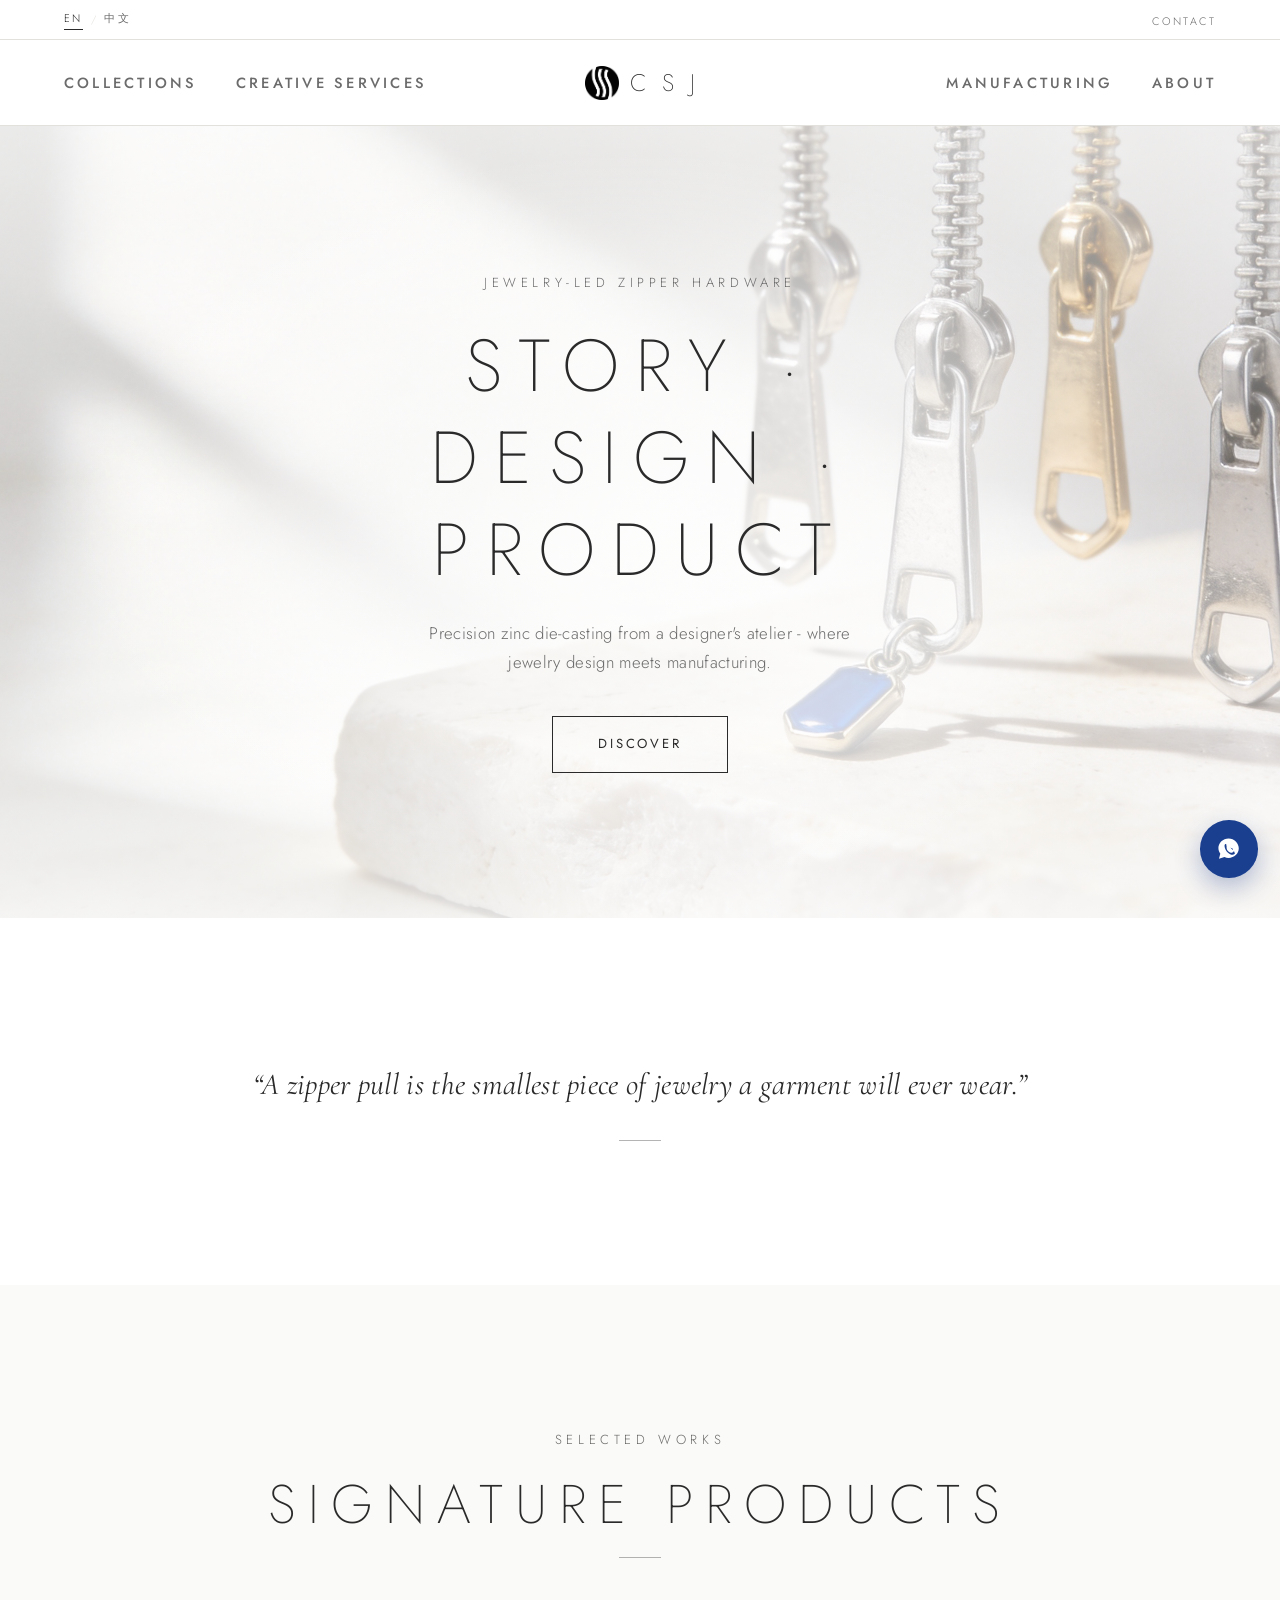
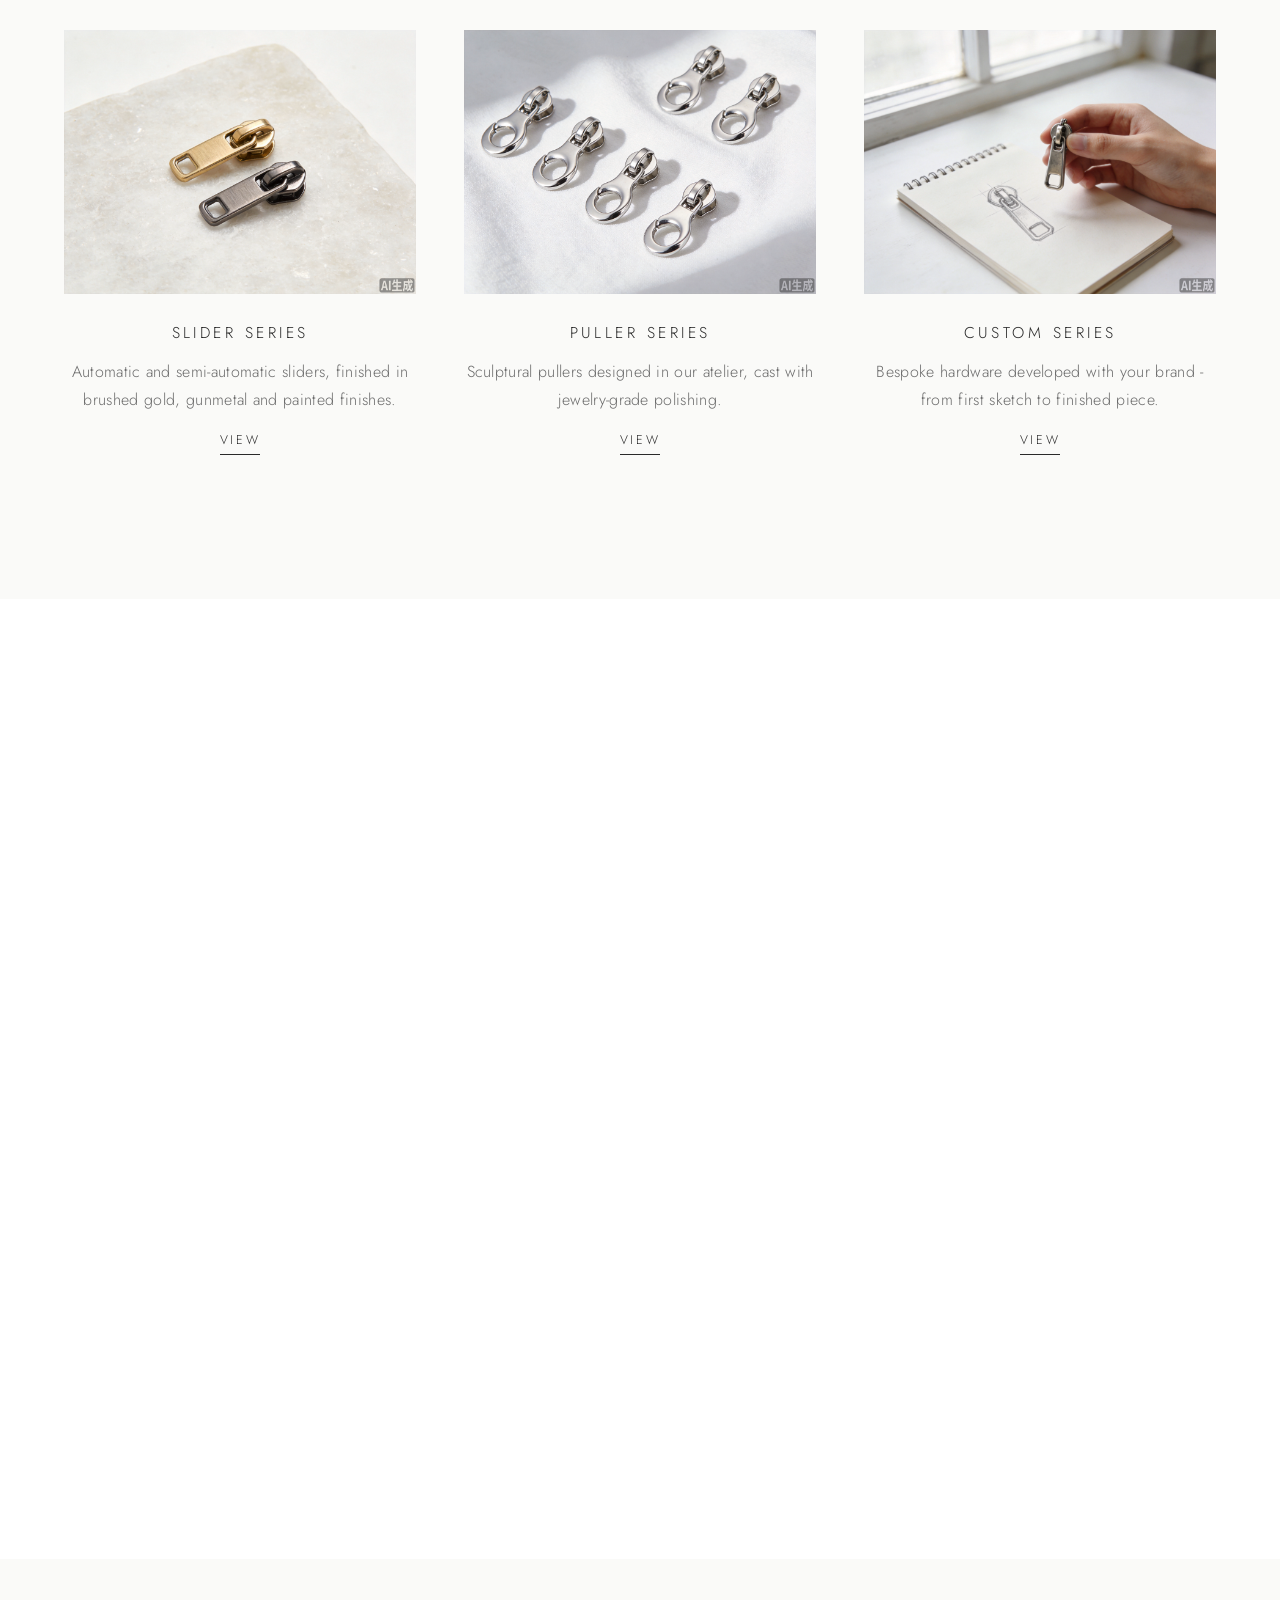
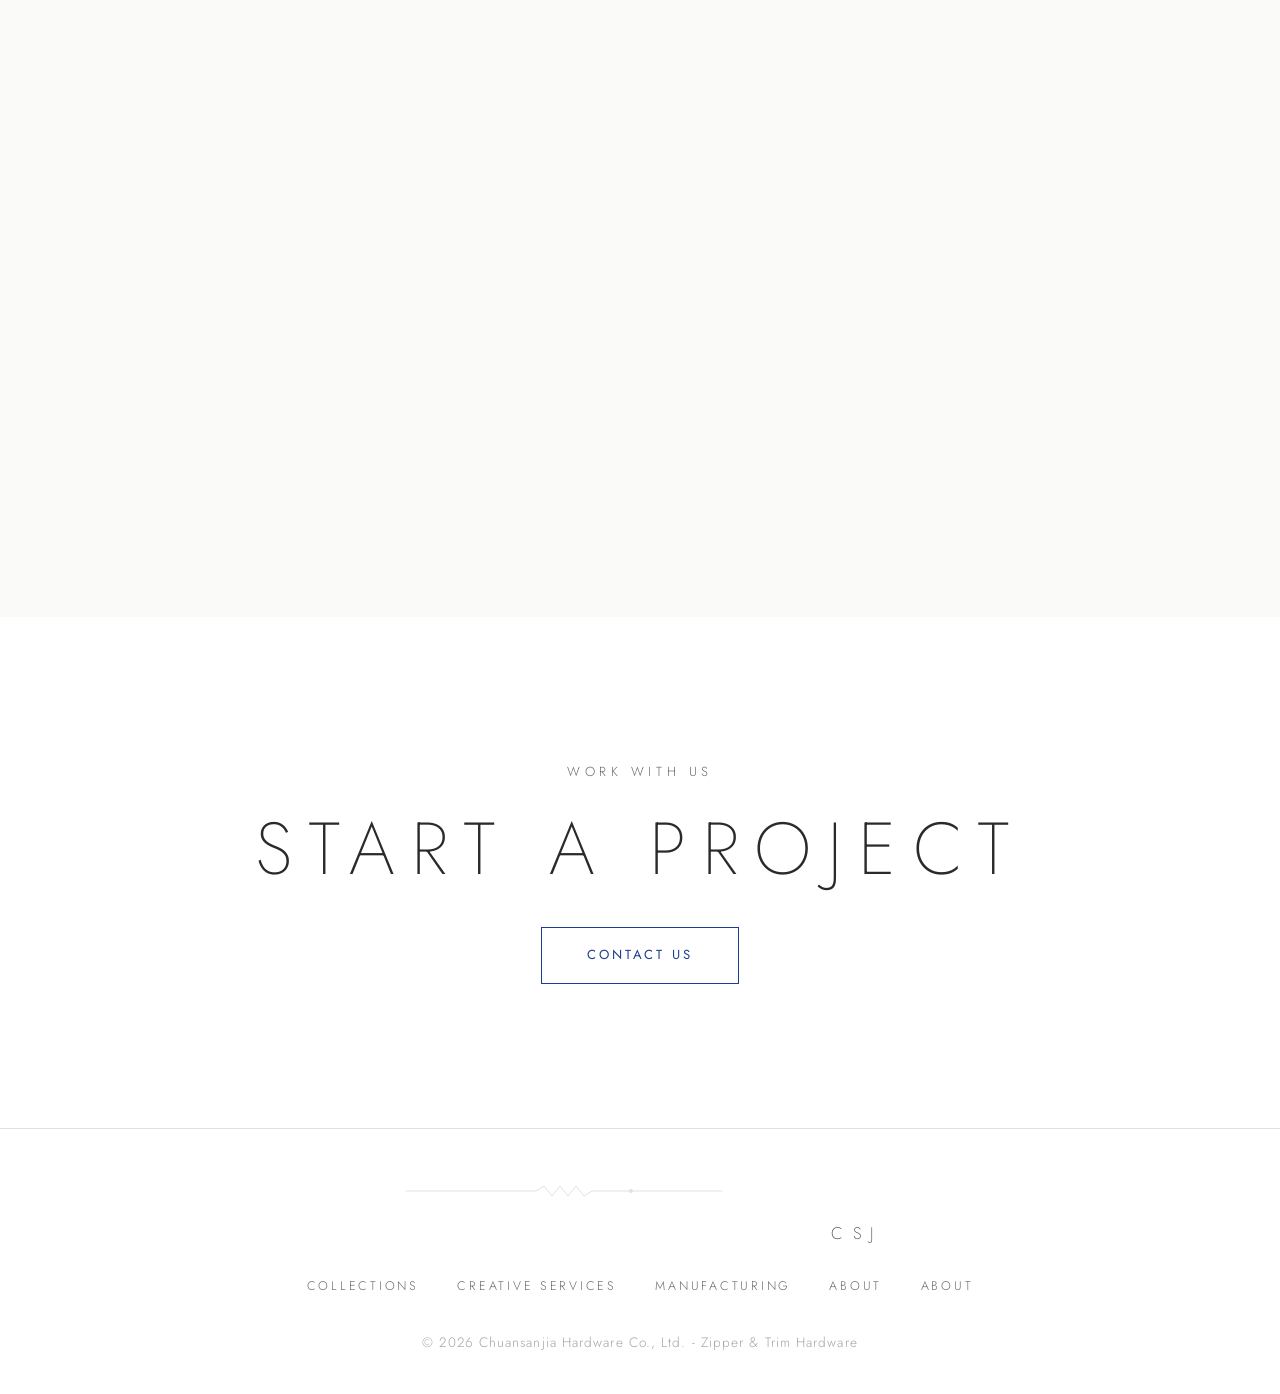
<file: index.html>
<!DOCTYPE html>
<html lang="en">
<head>
  <meta charset="UTF-8">
  <meta name="viewport" content="width=device-width, initial-scale=1.0">
  <title>CSJ - Jewelry-Led Zipper Hardware | Zinc Alloy Die-Casting</title>
  <meta name="description" content="CSJ is a design-driven zipper hardware manufacturer: jewelry-led design, in-house tooling and precision zinc alloy die-casting. Custom zipper pulls and sliders for global fashion brands.">
  <link rel="icon" type="image/png" href="images/logo.png">
  <link rel="preconnect" href="https://fonts.googleapis.com">
  <link rel="preconnect" href="https://fonts.gstatic.com" crossorigin>
  <link href="https://fonts.googleapis.com/css2?family=Cormorant+Garamond:ital,wght@0,400;1,400&family=Jost:wght@200;300;400;500;600&display=swap" rel="stylesheet">
  <link rel="stylesheet" href="css/style.css">
  <link rel="canonical" href="https://www.csjfactory.com/">
  <meta property="og:type" content="website">
  <meta property="og:url" content="https://www.csjfactory.com/">
  <meta property="og:title" content="CSJ - Jewelry-Led Zipper Hardware | Zinc Alloy Die-Casting">
  <meta property="og:description" content="CSJ is a design-driven zipper hardware manufacturer: jewelry-led design, in-house tooling and precision zinc alloy die-casting. Custom zipper pulls and sliders for global fashion brands.">
  <meta property="og:image" content="https://www.csjfactory.com/images/hero-home.jpg">
  <meta property="og:site_name" content="CSJ Factory">
  <meta name="twitter:card" content="summary_large_image">
  <meta name="twitter:title" content="CSJ - Jewelry-Led Zipper Hardware | Zinc Alloy Die-Casting">
  <meta name="twitter:description" content="CSJ is a design-driven zipper hardware manufacturer: jewelry-led design, in-house tooling and precision zinc alloy die-casting. Custom zipper pulls and sliders for global fashion brands.">
  <meta name="twitter:image" content="https://www.csjfactory.com/images/hero-home.jpg">
  <script type="application/ld+json">
  {
    "@context": "https://schema.org",
    "@type": "Organization",
    "name": "CSJ (Chuan San Jia Hardware)",
    "url": "https://www.csjfactory.com/",
    "logo": "https://www.csjfactory.com/images/logo.png",
    "description": "Design-driven zipper hardware manufacturer: jewelry-led design, in-house tooling and precision zinc alloy die-casting for global fashion brands.",
    "address": {
      "@type": "PostalAddress",
      "addressLocality": "Jinjiang",
      "addressRegion": "Fujian",
      "addressCountry": "CN"
    },
    "contactPoint": {
      "@type": "ContactPoint",
      "contactType": "sales",
      "email": "info@csjfactory.com",
      "telephone": "+86-17328207015",
      "availableLanguage": ["English", "Chinese"]
    }
  }
  </script>
</head>
<body data-page="home">

  <!-- ===================== Header ===================== -->
  <header class="site-header">
    <div class="utility-bar">
      <div class="container utility-bar__inner">
        <div class="lang-switch" role="group" aria-label="Language">
          <a href="#" data-lang="en">EN</a>
          <span class="lang-switch__sep" aria-hidden="true">/</span>
          <a href="#" data-lang="zh">中文</a>
        </div>
        <div class="utility-contact">
          <a href="contact.html" data-i18n="nav.contact">Contact</a>
        </div>
      </div>
    </div>
    <div class="container site-header__inner">
      <nav aria-label="Primary">
        <ul class="site-nav site-nav--left site-nav--mobile-target">
          <li><a href="collections.html" data-i18n="nav.collections">Collections</a></li>
          <li><a href="creative-services.html" data-i18n="nav.creative">Creative Services</a></li>
        </ul>
      </nav>
      <a href="index.html" class="brand" aria-label="CSJ home"><img src="images/logo.png" alt="CSJ logo" class="brand__logo">CSJ</a>
      <nav aria-label="Secondary">
          <ul class="site-nav site-nav--right">
            <li><a href="manufacturing.html" data-i18n="nav.manufacturing">Manufacturing</a></li>
            <li><a href="about.html" data-i18n="nav.about">About</a></li>
          </ul>
      </nav>
      <button class="nav-toggle" aria-label="Toggle menu" aria-expanded="false">
        <span></span><span></span><span></span>
      </button>
    </div>
  </header>

  <main>
    <!-- ===================== Hero ===================== -->
    <section class="hero">
      <img class="hero__image" src="images/hero-home.jpg" alt="Sculptural zinc alloy zipper pulls arranged as a minimal art installation on pale stone">
      <div class="hero__content">
        <span class="eyebrow" data-i18n="home.hero.eyebrow">Jewelry-Led Zipper Hardware</span>
        <h1 class="display display--xl" data-i18n="home.hero.title">Story &middot; Design &middot; Product</h1>
        <p data-i18n="home.hero.sub">Precision zinc die-casting from a designer's atelier - where jewelry design meets manufacturing.</p>
        <a href="collections.html" class="btn" data-i18n="ui.discover">Discover</a>
      </div>
    </section>

    <!-- ===================== Intro quote ===================== -->
    <section class="section">
      <div class="container" style="text-align:center;">
        <p class="serif-quote reveal" data-i18n="home.quote">&ldquo;A zipper pull is the smallest piece of jewelry a garment will ever wear.&rdquo;</p>
        <div class="rule" style="margin-top:2rem;"></div>
      </div>
    </section>

    <!-- ===================== Featured products ===================== -->
    <section class="section section--soft">
      <div class="container">
        <div class="section-head reveal">
          <span class="eyebrow" data-i18n="home.selected.eyebrow">Selected Works</span>
          <h2 class="display" data-i18n="home.selected.title">Signature products</h2>
          <div class="rule"></div>
        </div>
        <div class="grid-3">
          <article class="card reveal">
            <div class="card__image"><img src="images/card-slider.jpg" alt="Zinc alloy zipper sliders in brushed gold and gunmetal" loading="lazy"></div>
            <h3 data-i18n="home.c1.title">Slider Series</h3>
            <p data-i18n="home.c1.text">Automatic and semi-automatic sliders, finished in brushed gold, gunmetal and painted finishes.</p>
            <a href="collections.html" class="card__link" data-i18n="ui.view">View</a>
          </article>
          <article class="card reveal">
            <div class="card__image"><img src="images/card-pulltab.jpg" alt="Sculptural zinc alloy pull tabs in polished silver" loading="lazy"></div>
            <h3 data-i18n="home.c2.title">Puller Series</h3>
            <p data-i18n="home.c2.text">Sculptural pullers designed in our atelier, cast with jewelry-grade polishing.</p>
            <a href="collections.html" class="card__link" data-i18n="ui.view">View</a>
          </article>
          <article class="card reveal">
            <div class="card__image"><img src="images/card-custom.jpg" alt="Bespoke zipper pull beside its design sketch" loading="lazy"></div>
            <h3 data-i18n="home.c3.title">Custom Series</h3>
            <p data-i18n="home.c3.text">Bespoke hardware developed with your brand - from first sketch to finished piece.</p>
            <a href="collections.html" class="card__link" data-i18n="ui.view">View</a>
          </article>
        </div>
      </div>
    </section>

    <!-- ===================== Designer feature ===================== -->
    <section class="section">
      <div class="container split">
        <div class="split__image reveal">
          <img src="images/hero-creative.jpg" alt="Jewelry designer's sketchbook with zipper pull sketches and metal samples on white linen" loading="lazy">
        </div>
        <div class="split__content reveal">
          <span class="eyebrow" data-i18n="home.atelier.eyebrow">The Atelier</span>
          <h2 class="display" data-i18n="home.atelier.title">Designed Like Jewelry,<br>Cast Like Hardware</h2>
          <p class="body-text" data-i18n="home.atelier.text">Our lead designer comes from fine jewelry. Every puller begins as a hand sketch, is refined like a piece of wearable art, then moves to our in-house mold workshop and die-casting floor - so nothing is lost between the idea and the finished piece.</p>
          <a href="creative-services.html" class="btn" data-i18n="nav.creative">Creative Services</a>
        </div>
      </div>
    </section>

    <!-- ===================== Values ===================== -->
    <section class="section section--soft">
      <div class="container">
        <div class="section-head reveal">
          <span class="eyebrow" data-i18n="home.values.eyebrow">Why CSJ</span>
          <h2 class="display" data-i18n="home.values.title">Design &middot; Craft &middot; Scale</h2>
          <div class="rule"></div>
        </div>
        <div class="values">
          <div class="value reveal">
            <span class="value__number">01</span>
            <h3 data-i18n="home.v1.title">Design</h3>
            <p data-i18n="home.v1.text">Jewelry-led design language that turns functional hardware into a brand signature.</p>
          </div>
          <div class="value reveal">
            <span class="value__number">02</span>
            <h3 data-i18n="home.v2.title">Craft</h3>
            <p data-i18n="home.v2.text">In-house tooling, zinc alloy die-casting and finishing under one roof, with tight tolerances.</p>
          </div>
          <div class="value reveal">
            <span class="value__number">03</span>
            <h3 data-i18n="home.v3.title">Scale</h3>
            <p data-i18n="home.v3.text">Reliable monthly capacity and consistent quality, ready for production programs.</p>
          </div>
        </div>
      </div>
    </section>

    <!-- ===================== Closing CTA ===================== -->
    <section class="section" style="text-align:center;">
      <div class="container reveal">
        <span class="eyebrow" data-i18n="home.cta.eyebrow">Work With Us</span>
        <h2 class="display display--xl" style="margin:1.2rem 0 2rem;" data-i18n="ui.startProject">Start a Project</h2>
        <a href="contact.html" class="btn btn--accent" data-i18n="ui.contactUs">Contact Us</a>
      </div>
    </section>
  </main>

  <!-- ===================== Footer ===================== -->
  <footer class="site-footer">
    <div class="container">
      <svg class="zipper-line" viewBox="0 0 420 12" xmlns="http://www.w3.org/2000/svg" aria-hidden="true">
        <path d="M0 6 h130 l8 -5 l8 10 l8 -10 l8 10 l8 -10 l8 10 l8 -5 h130" fill="none" stroke="currentColor" stroke-width="1"/>
        <circle cx="225" cy="6" r="2" fill="currentColor"/>
      </svg>
      <a href="index.html" class="brand">CSJ</a>
      <ul class="site-footer__nav">
        <li><a href="collections.html" data-i18n="nav.collections">Collections</a></li>
        <li><a href="creative-services.html" data-i18n="nav.creative">Creative Services</a></li>
        <li><a href="manufacturing.html" data-i18n="nav.manufacturing">Manufacturing</a></li>
        <li><a href="about.html" data-i18n="nav.about">About</a></li>
        <li><a href="about.html" data-i18n="nav.about">About</a></li>
      </ul>
      <p class="site-footer__meta" data-i18n="footer.meta">&copy; 2026 Chuansanjia Hardware Co., Ltd. - Zipper &amp; Trim Hardware</p>
    </div>
  </footer>

  <script src="js/i18n.js"></script>
  <script src="js/main.js"></script>
  <script src="js/chat-widget.js"></script>
</body>
</html>
</file>
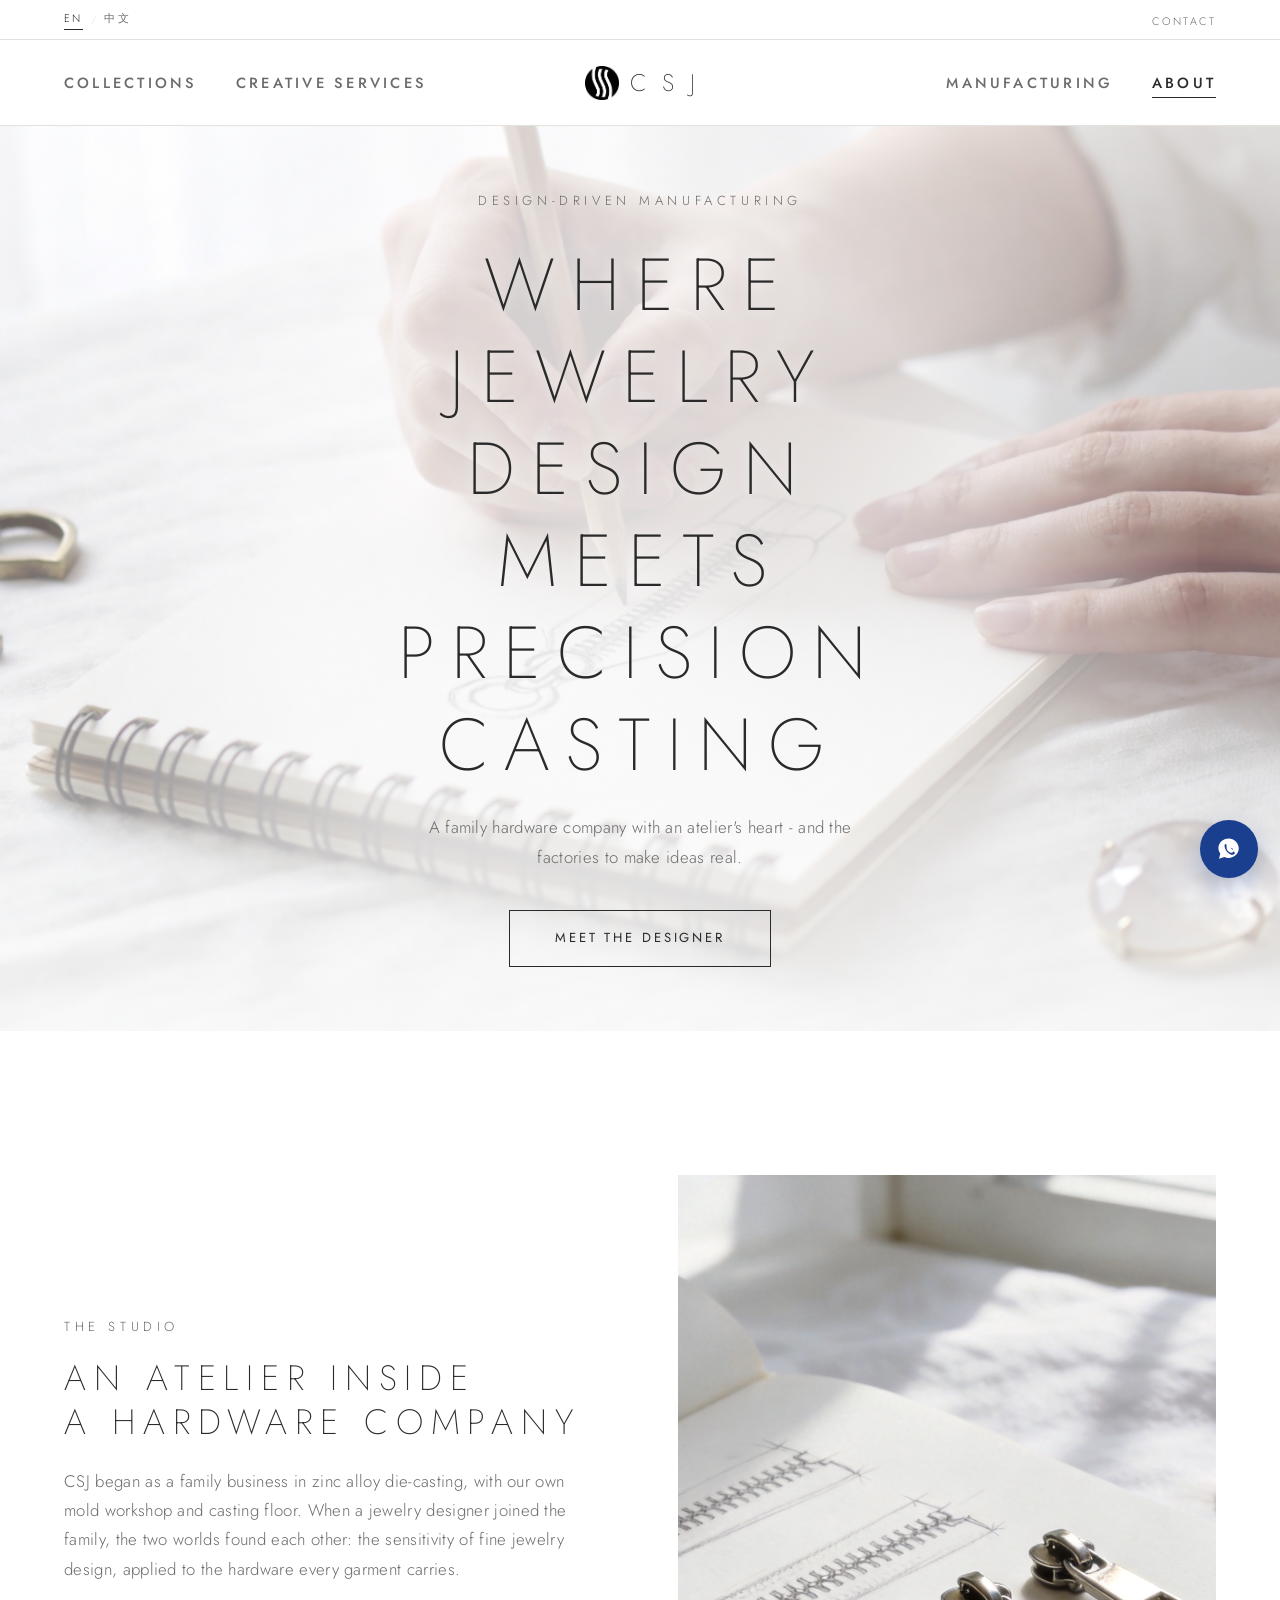
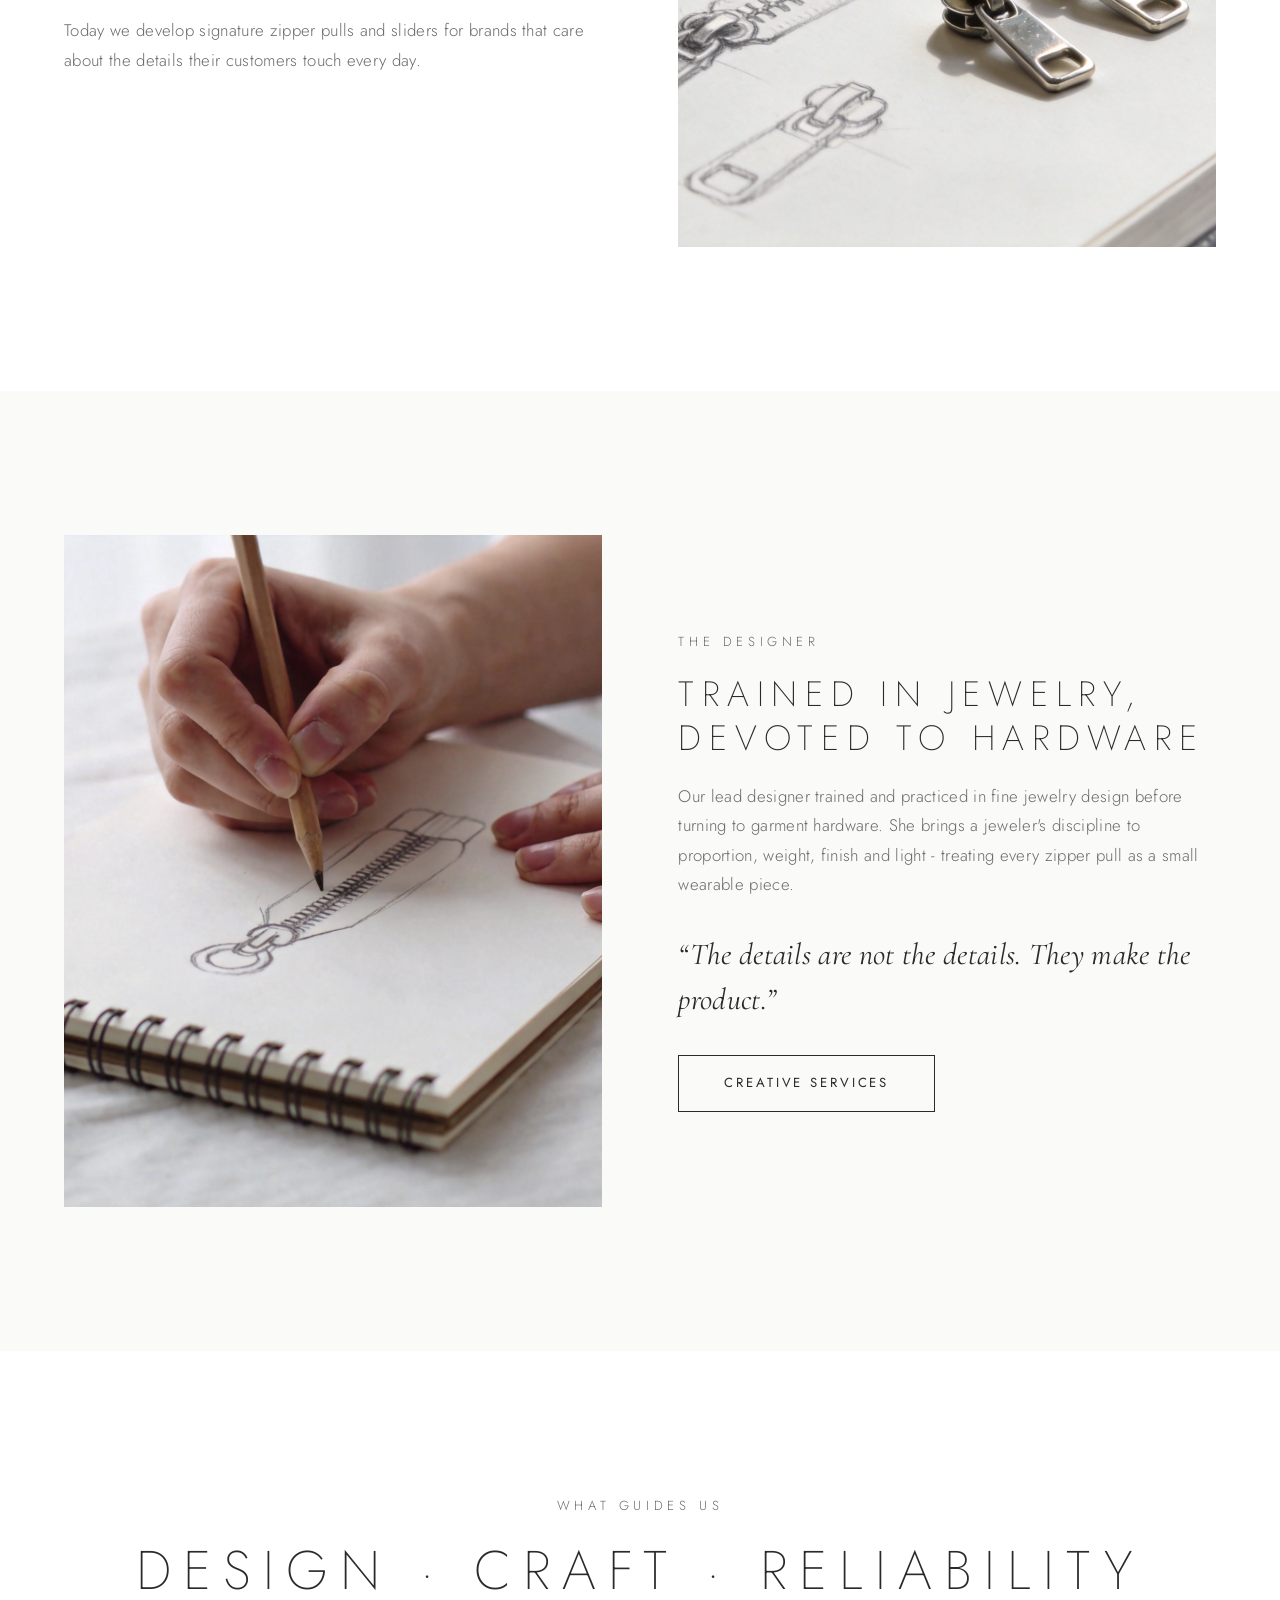
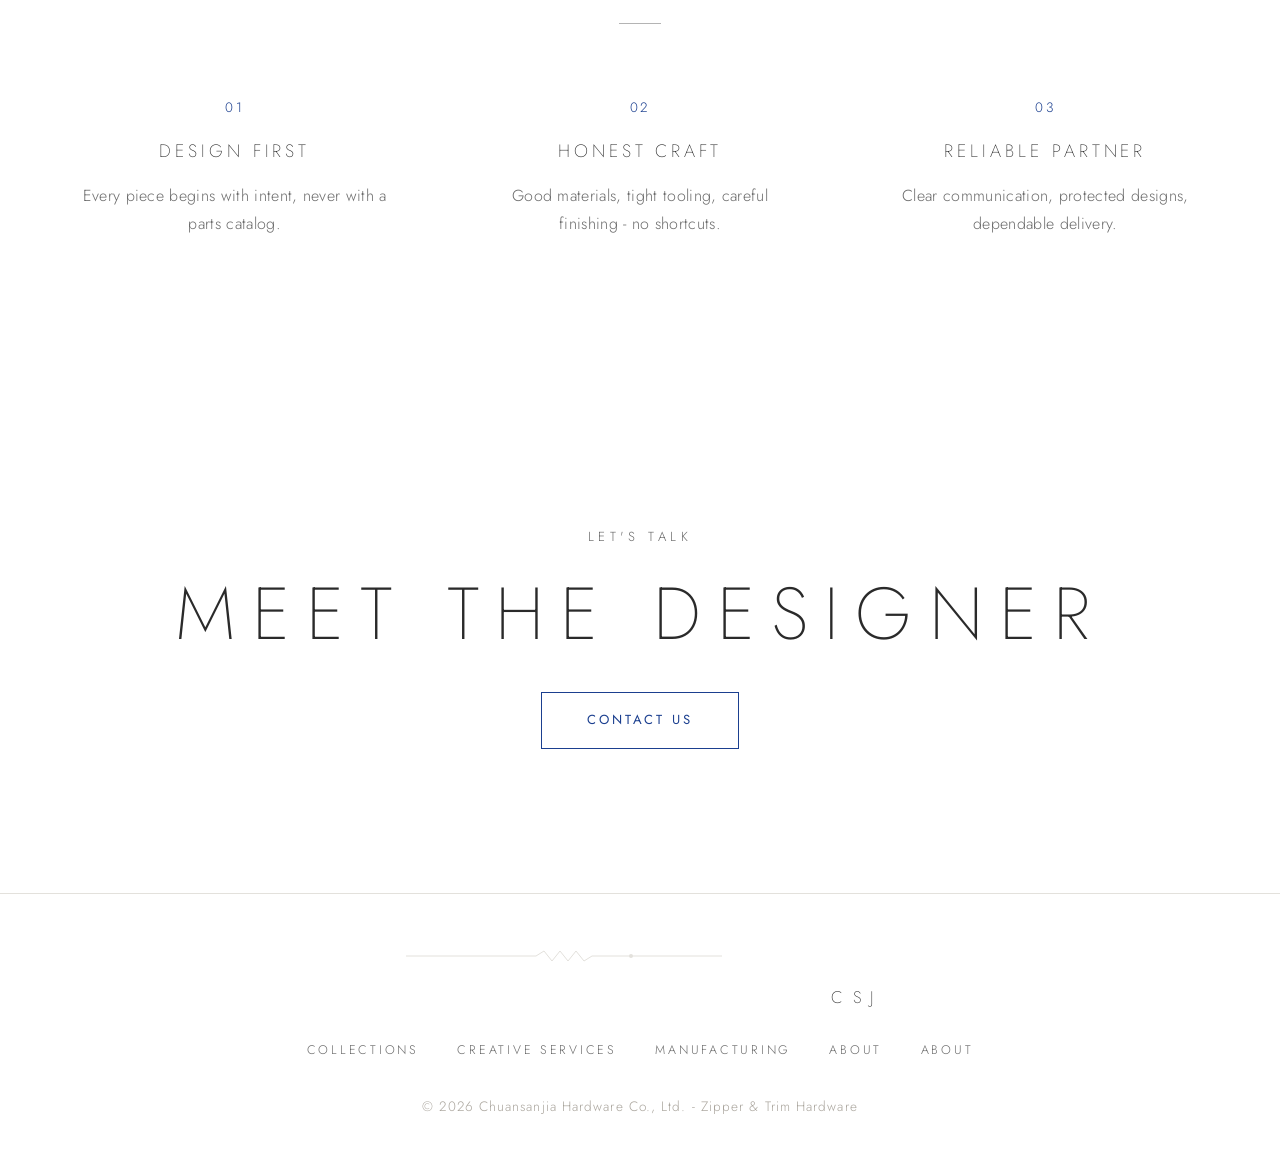
<file: about.html>
<!DOCTYPE html>
<html lang="en">
<head>
  <meta charset="UTF-8">
  <meta name="viewport" content="width=device-width, initial-scale=1.0">
  <title>About - CSJ | Where Jewelry Design Meets Precision Casting</title>
  <meta name="description" content="CSJ is a design-driven zipper hardware manufacturer led by a jewelry-trained designer, backed by its own mold workshop and zinc alloy die-casting factory in China.">
  <link rel="icon" type="image/png" href="images/logo.png">
  <link rel="preconnect" href="https://fonts.googleapis.com">
  <link rel="preconnect" href="https://fonts.gstatic.com" crossorigin>
  <link href="https://fonts.googleapis.com/css2?family=Cormorant+Garamond:ital,wght@0,400;1,400&family=Jost:wght@200;300;400;500;600&display=swap" rel="stylesheet">
  <link rel="stylesheet" href="css/style.css">
  <link rel="canonical" href="https://www.csjfactory.com/about.html">
  <meta property="og:type" content="website">
  <meta property="og:url" content="https://www.csjfactory.com/about.html">
  <meta property="og:title" content="About - CSJ | Where Jewelry Design Meets Precision Casting">
  <meta property="og:description" content="CSJ is a design-driven zipper hardware manufacturer led by a jewelry-trained designer, backed by its own mold workshop and zinc alloy die-casting factory in China.">
  <meta property="og:image" content="https://www.csjfactory.com/images/hero-home.jpg">
  <meta property="og:site_name" content="CSJ Factory">
  <meta name="twitter:card" content="summary_large_image">
  <meta name="twitter:title" content="About - CSJ | Where Jewelry Design Meets Precision Casting">
  <meta name="twitter:description" content="CSJ is a design-driven zipper hardware manufacturer led by a jewelry-trained designer, backed by its own mold workshop and zinc alloy die-casting factory in China.">
  <meta name="twitter:image" content="https://www.csjfactory.com/images/hero-home.jpg">
</head>
<body data-page="about">

  <header class="site-header">
    <div class="utility-bar">
      <div class="container utility-bar__inner">
        <div class="lang-switch" role="group" aria-label="Language">
          <a href="#" data-lang="en">EN</a>
          <span class="lang-switch__sep" aria-hidden="true">/</span>
          <a href="#" data-lang="zh">中文</a>
        </div>
        <div class="utility-contact">
          <a href="contact.html" data-i18n="nav.contact">Contact</a>
        </div>
      </div>
    </div>
    <div class="container site-header__inner">
      <nav aria-label="Primary">
        <ul class="site-nav site-nav--left site-nav--mobile-target">
          <li><a href="collections.html" data-i18n="nav.collections">Collections</a></li>
          <li><a href="creative-services.html" data-i18n="nav.creative">Creative Services</a></li>
        </ul>
      </nav>
      <a href="index.html" class="brand" aria-label="CSJ home"><img src="images/logo.png" alt="CSJ logo" class="brand__logo">CSJ</a>
      <nav aria-label="Secondary">
          <ul class="site-nav site-nav--right">
            <li><a href="manufacturing.html" data-i18n="nav.manufacturing">Manufacturing</a></li>
            <li><a href="about.html" class="is-active" data-i18n="nav.about">About</a></li>
          </ul>
      </nav>
      <button class="nav-toggle" aria-label="Toggle menu" aria-expanded="false">
        <span></span><span></span><span></span>
      </button>
    </div>
  </header>

  <main>
    <!-- Hero -->
    <section class="hero">
      <img class="hero__image" src="images/hero-about.jpg" alt="Jewelry designer's hands sketching zipper hardware beside metal samples and a gemstone">
      <div class="hero__content">
        <span class="eyebrow" data-i18n="abt.hero.eyebrow">Design-Driven Manufacturing</span>
        <h1 class="display display--xl" data-i18n="abt.hero.title">Where Jewelry Design<br>Meets Precision Casting</h1>
        <p data-i18n="abt.hero.sub">A family hardware company with an atelier's heart - and the factories to make ideas real.</p>
        <a href="#designer" class="btn" data-i18n="ui.meetDesigner">Meet the Designer</a>
      </div>
    </section>

    <!-- Story split -->
    <section class="section">
      <div class="container split">
        <div class="split__content reveal">
          <span class="eyebrow" data-i18n="abt.studio.eyebrow">The Studio</span>
          <h2 class="display" data-i18n="abt.studio.title">An Atelier Inside<br>a Hardware Company</h2>
          <p class="body-text" data-i18n="abt.studio.text1">CSJ began as a family business in zinc alloy die-casting, with our own mold workshop and casting floor. When a jewelry designer joined the family, the two worlds found each other: the sensitivity of fine jewelry design, applied to the hardware every garment carries.</p>
          <p class="body-text" data-i18n="abt.studio.text2">Today we develop signature zipper pulls and sliders for brands that care about the details their customers touch every day.</p>
        </div>
        <div class="split__image reveal">
          <img src="images/hero-creative.jpg" alt="Design sketches and metal zipper samples in the CSJ studio" loading="lazy">
        </div>
      </div>
    </section>

    <!-- Designer profile -->
    <section class="section section--soft" id="designer">
      <div class="container split">
        <div class="split__image reveal">
          <img src="images/hero-about.jpg" alt="Designer sketching zipper hardware in the studio" loading="lazy">
        </div>
        <div class="split__content reveal">
          <span class="eyebrow" data-i18n="abt.des.eyebrow">The Designer</span>
          <h2 class="display" data-i18n="abt.des.title">Trained in Jewelry,<br>Devoted to Hardware</h2>
          <p class="body-text" data-i18n="abt.des.text">Our lead designer trained and practiced in fine jewelry design before turning to garment hardware. She brings a jeweler's discipline to proportion, weight, finish and light - treating every zipper pull as a small wearable piece.</p>
          <p class="serif-quote" style="margin-bottom:2rem;" data-i18n="abt.des.quote">&ldquo;The details are not the details. They make the product.&rdquo;</p>
          <a href="creative-services.html" class="btn" data-i18n="nav.creative">Creative Services</a>
        </div>
      </div>
    </section>

    <!-- Values -->
    <section class="section">
      <div class="container">
        <div class="section-head reveal">
          <span class="eyebrow" data-i18n="abt.values.eyebrow">What Guides Us</span>
          <h2 class="display" data-i18n="abt.values.title">Design &middot; Craft &middot; Reliability</h2>
          <div class="rule"></div>
        </div>
        <div class="values">
          <div class="value reveal">
            <span class="value__number">01</span>
            <h3 data-i18n="abt.v1.title">Design First</h3>
            <p data-i18n="abt.v1.text">Every piece begins with intent, never with a parts catalog.</p>
          </div>
          <div class="value reveal">
            <span class="value__number">02</span>
            <h3 data-i18n="abt.v2.title">Honest Craft</h3>
            <p data-i18n="abt.v2.text">Good materials, tight tooling, careful finishing - no shortcuts.</p>
          </div>
          <div class="value reveal">
            <span class="value__number">03</span>
            <h3 data-i18n="abt.v3.title">Reliable Partner</h3>
            <p data-i18n="abt.v3.text">Clear communication, protected designs, dependable delivery.</p>
          </div>
        </div>
      </div>
    </section>

    <!-- CTA -->
    <section class="section" style="text-align:center;">
      <div class="container reveal">
        <span class="eyebrow" data-i18n="abt.cta.eyebrow">Let's Talk</span>
        <h2 class="display display--xl" style="margin:1.2rem 0 2rem;" data-i18n="ui.meetDesigner">Meet the Designer</h2>
        <a href="contact.html" class="btn btn--accent" data-i18n="ui.contactUs">Contact Us</a>
      </div>
    </section>
  </main>

  <footer class="site-footer">
    <div class="container">
      <svg class="zipper-line" viewBox="0 0 420 12" xmlns="http://www.w3.org/2000/svg" aria-hidden="true">
        <path d="M0 6 h130 l8 -5 l8 10 l8 -10 l8 10 l8 -10 l8 10 l8 -5 h130" fill="none" stroke="currentColor" stroke-width="1"/>
        <circle cx="225" cy="6" r="2" fill="currentColor"/>
      </svg>
      <a href="index.html" class="brand">CSJ</a>
      <ul class="site-footer__nav">
        <li><a href="collections.html" data-i18n="nav.collections">Collections</a></li>
        <li><a href="creative-services.html" data-i18n="nav.creative">Creative Services</a></li>
        <li><a href="manufacturing.html" data-i18n="nav.manufacturing">Manufacturing</a></li>
        <li><a href="about.html" data-i18n="nav.about">About</a></li>
        <li><a href="about.html" class="is-active" data-i18n="nav.about">About</a></li>
      </ul>
      <p class="site-footer__meta" data-i18n="footer.meta">&copy; 2026 Chuansanjia Hardware Co., Ltd. - Zipper &amp; Trim Hardware</p>
    </div>
  </footer>

  <script src="js/i18n.js"></script>
  <script src="js/main.js"></script>
  <script src="js/chat-widget.js"></script>
</body>
</html>
</file>
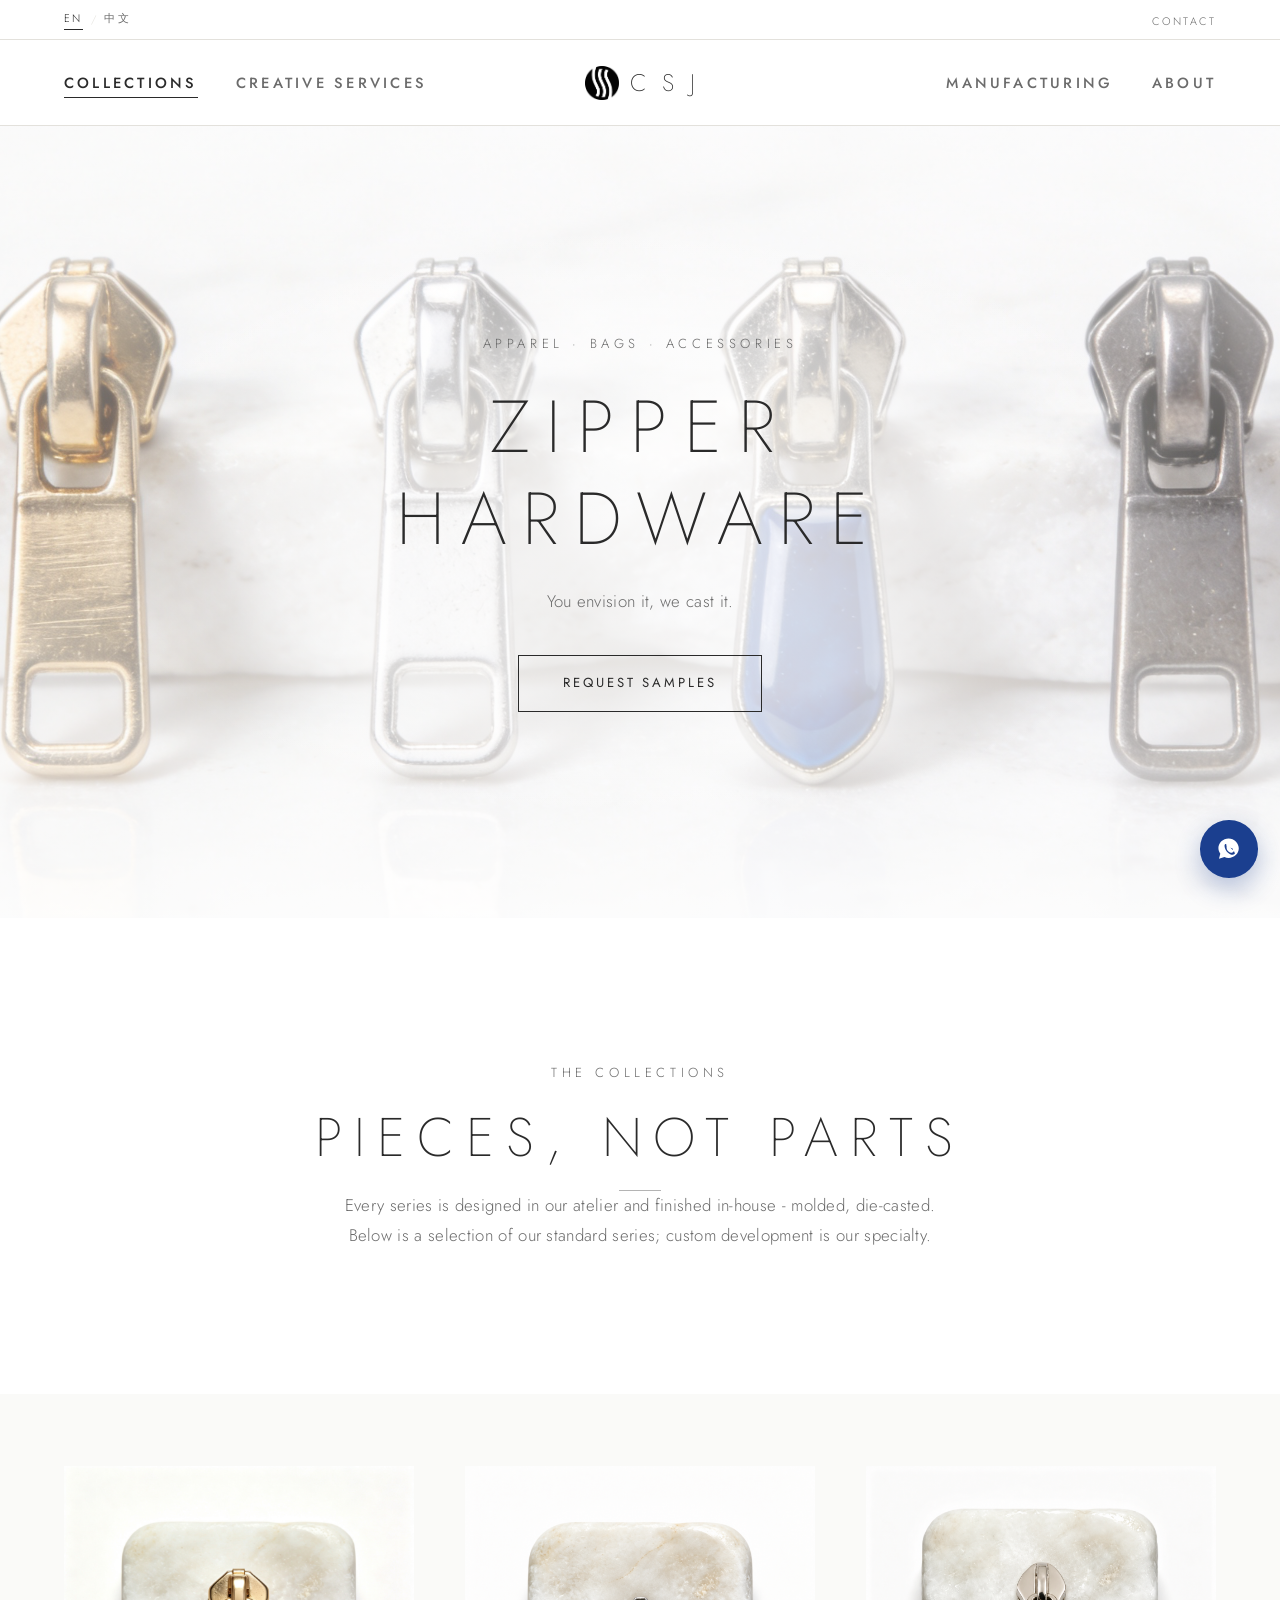
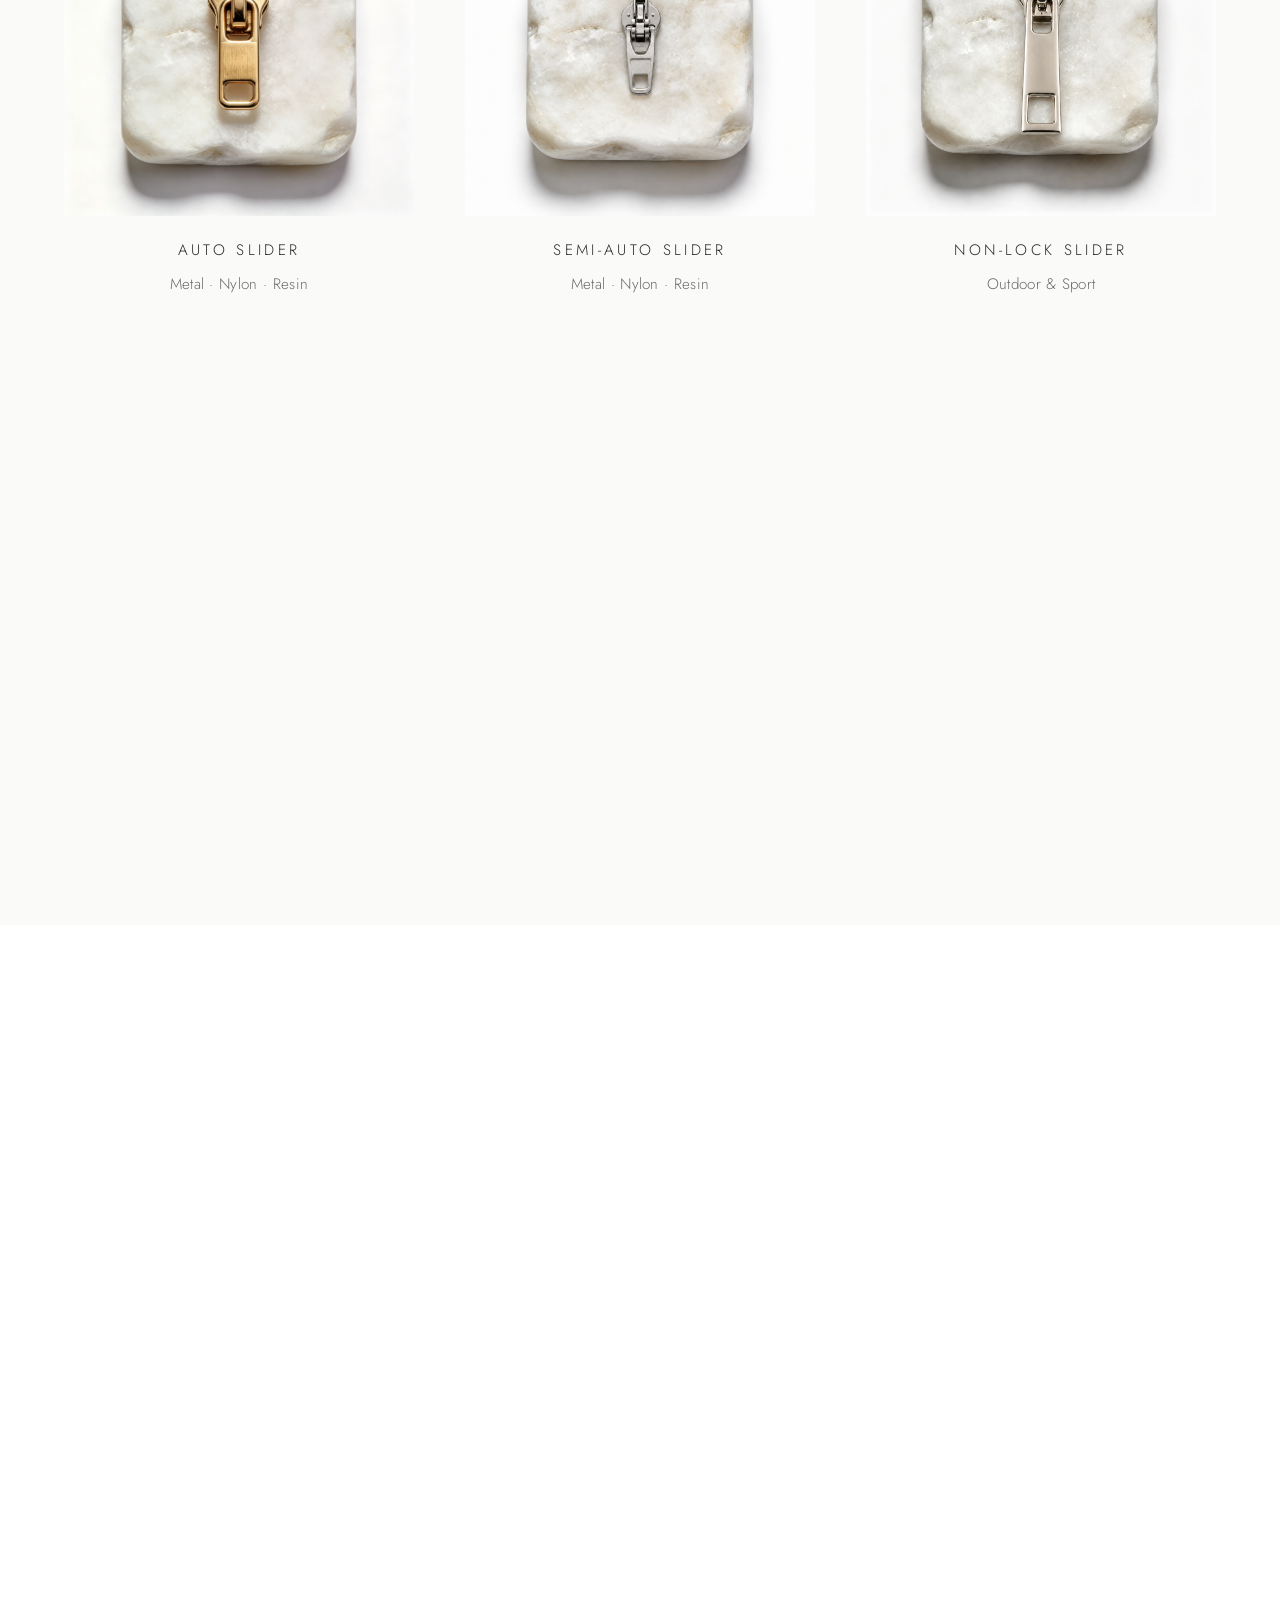
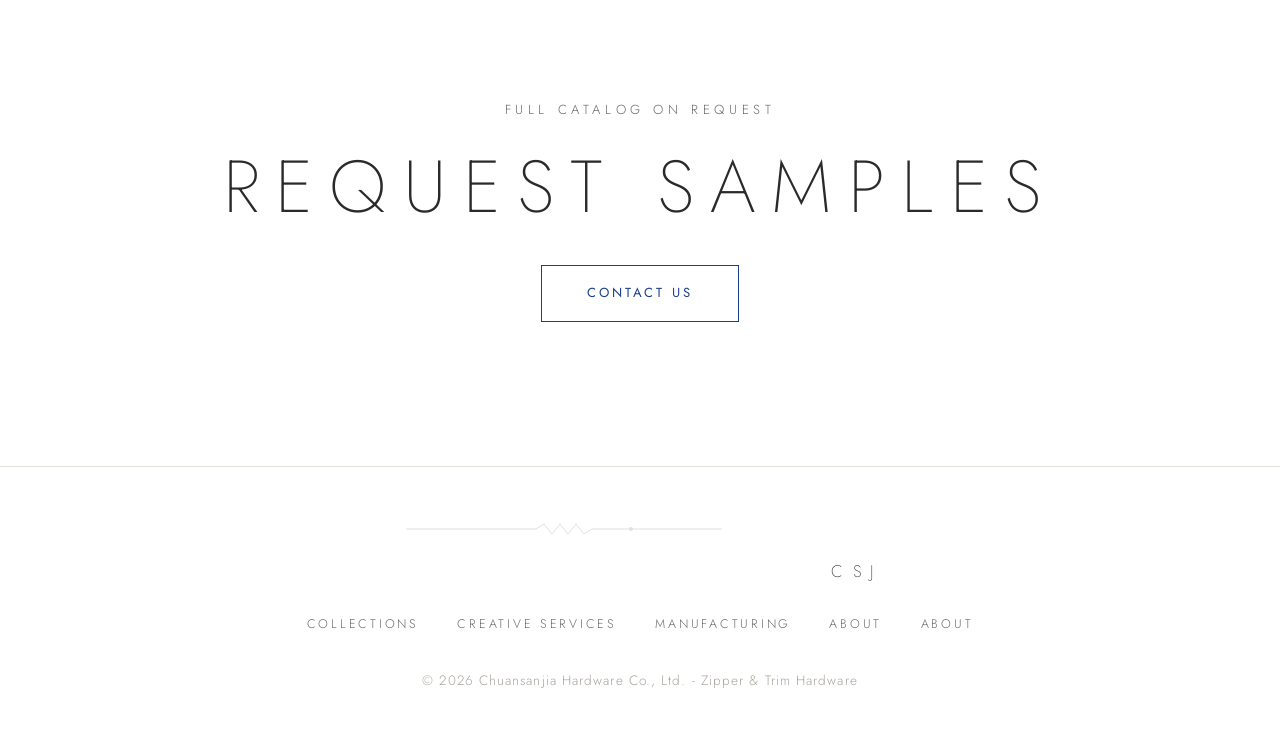
<file: collections.html>
<!DOCTYPE html>
<html lang="en">
<head>
  <meta charset="UTF-8">
  <meta name="viewport" content="width=device-width, initial-scale=1.0">
  <title>Collections - CSJ | Zipper Pulls &amp; Sliders</title>
  <meta name="description" content="Zinc alloy zipper pulls and sliders from CSJ - brushed gold, gunmetal, painted and custom finishes, presented with a jewelry catalog's care. Request samples for your collection.">
  <link rel="icon" type="image/png" href="images/logo.png">
  <link rel="preconnect" href="https://fonts.googleapis.com">
  <link rel="preconnect" href="https://fonts.gstatic.com" crossorigin>
  <link href="https://fonts.googleapis.com/css2?family=Cormorant+Garamond:ital,wght@0,400;1,400&family=Jost:wght@200;300;400;500;600&display=swap" rel="stylesheet">
  <link rel="stylesheet" href="css/style.css">
  <link rel="canonical" href="https://www.csjfactory.com/collections.html">
  <meta property="og:type" content="website">
  <meta property="og:url" content="https://www.csjfactory.com/collections.html">
  <meta property="og:title" content="Collections - CSJ | Zipper Pulls & Sliders">
  <meta property="og:description" content="Zinc alloy zipper pulls and sliders from CSJ - brushed gold, gunmetal, painted and custom finishes, presented with a jewelry catalog's care.">
  <meta property="og:image" content="https://www.csjfactory.com/images/hero-home.jpg">
  <meta property="og:site_name" content="CSJ Factory">
  <meta name="twitter:card" content="summary_large_image">
  <meta name="twitter:title" content="Collections - CSJ | Zipper Pulls & Sliders">
  <meta name="twitter:description" content="Zinc alloy zipper pulls and sliders from CSJ - brushed gold, gunmetal, painted and custom finishes, presented with a jewelry catalog's care.">
  <meta name="twitter:image" content="https://www.csjfactory.com/images/hero-home.jpg">
</head>
<body data-page="collections">

  <header class="site-header">
    <div class="utility-bar">
      <div class="container utility-bar__inner">
        <div class="lang-switch" role="group" aria-label="Language">
          <a href="#" data-lang="en">EN</a>
          <span class="lang-switch__sep" aria-hidden="true">/</span>
          <a href="#" data-lang="zh">中文</a>
        </div>
        <div class="utility-contact">
          <a href="contact.html" data-i18n="nav.contact">Contact</a>
        </div>
      </div>
    </div>
    <div class="container site-header__inner">
      <nav aria-label="Primary">
        <ul class="site-nav site-nav--left site-nav--mobile-target">
          <li><a href="collections.html" class="is-active" data-i18n="nav.collections">Collections</a></li>
          <li><a href="creative-services.html" data-i18n="nav.creative">Creative Services</a></li>
        </ul>
      </nav>
      <a href="index.html" class="brand" aria-label="CSJ home"><img src="images/logo.png" alt="CSJ logo" class="brand__logo">CSJ</a>
      <nav aria-label="Secondary">
          <ul class="site-nav site-nav--right">
            <li><a href="manufacturing.html" data-i18n="nav.manufacturing">Manufacturing</a></li>
            <li><a href="about.html" data-i18n="nav.about">About</a></li>
          </ul>
      </nav>
      <button class="nav-toggle" aria-label="Toggle menu" aria-expanded="false">
        <span></span><span></span><span></span>
      </button>
    </div>
  </header>

  <main>
    <!-- Hero -->
    <section class="hero">
      <img class="hero__image" src="images/hero-collections.jpg" alt="Zinc alloy zipper pulls and sliders in gold, silver and gunmetal finishes on white stone">
      <div class="hero__content">
        <span class="eyebrow" data-i18n="col.hero.eyebrow">Apparel · Bags · Accessories</span>
        <h1 class="display display--xl" data-i18n="col.hero.title">Zipper Hardware</h1>
        <p data-i18n="col.hero.sub">You envision it, we cast it.</p>
        <a href="contact.html" class="btn" data-i18n="ui.requestSamples">Request Samples</a>
      </div>
    </section>

    <!-- Intro -->
    <section class="section">
      <div class="container" style="text-align:center;">
        <div class="section-head reveal" style="margin-bottom:0;">
          <span class="eyebrow" data-i18n="col.intro.eyebrow">The Collections</span>
          <h2 class="display" data-i18n="col.intro.title">Pieces, Not Parts</h2>
          <div class="rule"></div>
        </div>
        <p class="body-text reveal" style="margin:0 auto;" data-i18n="col.intro.text">Every series is designed in our atelier and finished in-house - molded, die-casted. Below is a selection of our standard series; custom development is our specialty.</p>
      </div>
    </section>

    <!-- Product grid -->
    <section class="section section--soft" style="padding-top:var(--space-block);">
      <div class="container">
        <div class="product-grid">
          <article class="product reveal">
            <div class="product__image"><img src="images/product-01.jpg" alt="Auto Slider"></div>
            <h3 data-i18n="col.p1.title">Auto Slider</h3>
            <p data-i18n="col.p1.text">Metal · Nylon · Resin</p>
          </article>
          <article class="product reveal">
            <div class="product__image"><img src="images/product-02.jpg" alt="Semi-Auto Slider"></div>
            <h3 data-i18n="col.p2.title">Semi-Auto Slider</h3>
            <p data-i18n="col.p2.text">Metal · Nylon · Resin</p>
          </article>
          <article class="product reveal">
            <div class="product__image"><img src="images/product-04.jpg" alt="NON-LOCK Slider"></div>
            <h3 data-i18n="col.p3.title">NON-LOCK Slider</h3>
            <p data-i18n="col.p3.text">Outdoor &amp; Sport</p>
          </article>
          <article class="product reveal">
            <div class="product__image"><img src="images/product-03.jpg" alt="Invisible Slider"></div>
            <h3 data-i18n="col.p4.title">Invisible Slider</h3>
            <p data-i18n="col.p4.text">Light &amp; Soft</p>
          </article>
          <article class="product reveal">
            <div class="product__image"><img src="images/product-05.jpg" alt="Special Slider"></div>
            <h3 data-i18n="col.p5.title">Special Slider</h3>
            <p data-i18n="col.p5.text">Multi-functional</p>
          </article>
          <article class="product reveal">
            <div class="product__image"><img src="images/product-06.jpg" alt="Custom Slider"></div>
            <h3 data-i18n="col.p6.title">Custom Slider</h3>
            <p data-i18n="col.p6.text">Developed for your brand</p>
          </article>
        </div>
      </div>
    </section>

    <!-- Finishes -->
    <section class="section">
      <div class="container">
        <div class="section-head reveal">
          <span class="eyebrow" data-i18n="col.fin.eyebrow">Surface Language</span>
          <h2 class="display" data-i18n="col.fin.title">Finishes</h2>
          <div class="rule"></div>
        </div>
        <div class="values">
          <div class="value reveal">
            <span class="value__number">A</span>
            <h3 data-i18n="col.fin.a.title">Polished &amp; Brushed</h3>
            <p data-i18n="col.fin.a.text">Mirror polish, satin brush and bead-blast metal surfaces.</p>
          </div>
          <div class="value reveal">
            <span class="value__number">B</span>
            <h3 data-i18n="col.fin.b.title">Plated</h3>
            <p data-i18n="col.fin.b.text">Gold, gunmetal, nickel-free and antique plating options.</p>
          </div>
          <div class="value reveal">
            <span class="value__number">C</span>
            <h3 data-i18n="col.fin.c.title">Spray Painting &amp; Color</h3>
            <p data-i18n="col.fin.c.text">Spray-painted color in your Pantone, for a jewelry-like color signature.</p>
          </div>
        </div>
      </div>
    </section>

    <!-- CTA -->
    <section class="section" style="text-align:center;">
      <div class="container reveal">
        <span class="eyebrow" data-i18n="col.cta.eyebrow">Full Catalog on Request</span>
        <h2 class="display display--xl" style="margin:1.2rem 0 2rem;" data-i18n="ui.requestSamples">Request Samples</h2>
        <a href="contact.html" class="btn btn--accent" data-i18n="ui.contactUs">Contact Us</a>
      </div>
    </section>
  </main>

  <footer class="site-footer">
    <div class="container">
      <svg class="zipper-line" viewBox="0 0 420 12" xmlns="http://www.w3.org/2000/svg" aria-hidden="true">
        <path d="M0 6 h130 l8 -5 l8 10 l8 -10 l8 10 l8 -10 l8 10 l8 -5 h130" fill="none" stroke="currentColor" stroke-width="1"/>
        <circle cx="225" cy="6" r="2" fill="currentColor"/>
      </svg>
      <a href="index.html" class="brand">CSJ</a>
      <ul class="site-footer__nav">
        <li><a href="collections.html" data-i18n="nav.collections">Collections</a></li>
        <li><a href="creative-services.html" data-i18n="nav.creative">Creative Services</a></li>
        <li><a href="manufacturing.html" data-i18n="nav.manufacturing">Manufacturing</a></li>
        <li><a href="about.html" data-i18n="nav.about">About</a></li>
        <li><a href="about.html" data-i18n="nav.about">About</a></li>
      </ul>
      <p class="site-footer__meta" data-i18n="footer.meta">&copy; 2026 Chuansanjia Hardware Co., Ltd. - Zipper &amp; Trim Hardware</p>
    </div>
  </footer>

  <script src="js/i18n.js"></script>
  <script src="js/main.js"></script>
  <script src="js/chat-widget.js"></script>
</body>
</html>
</file>
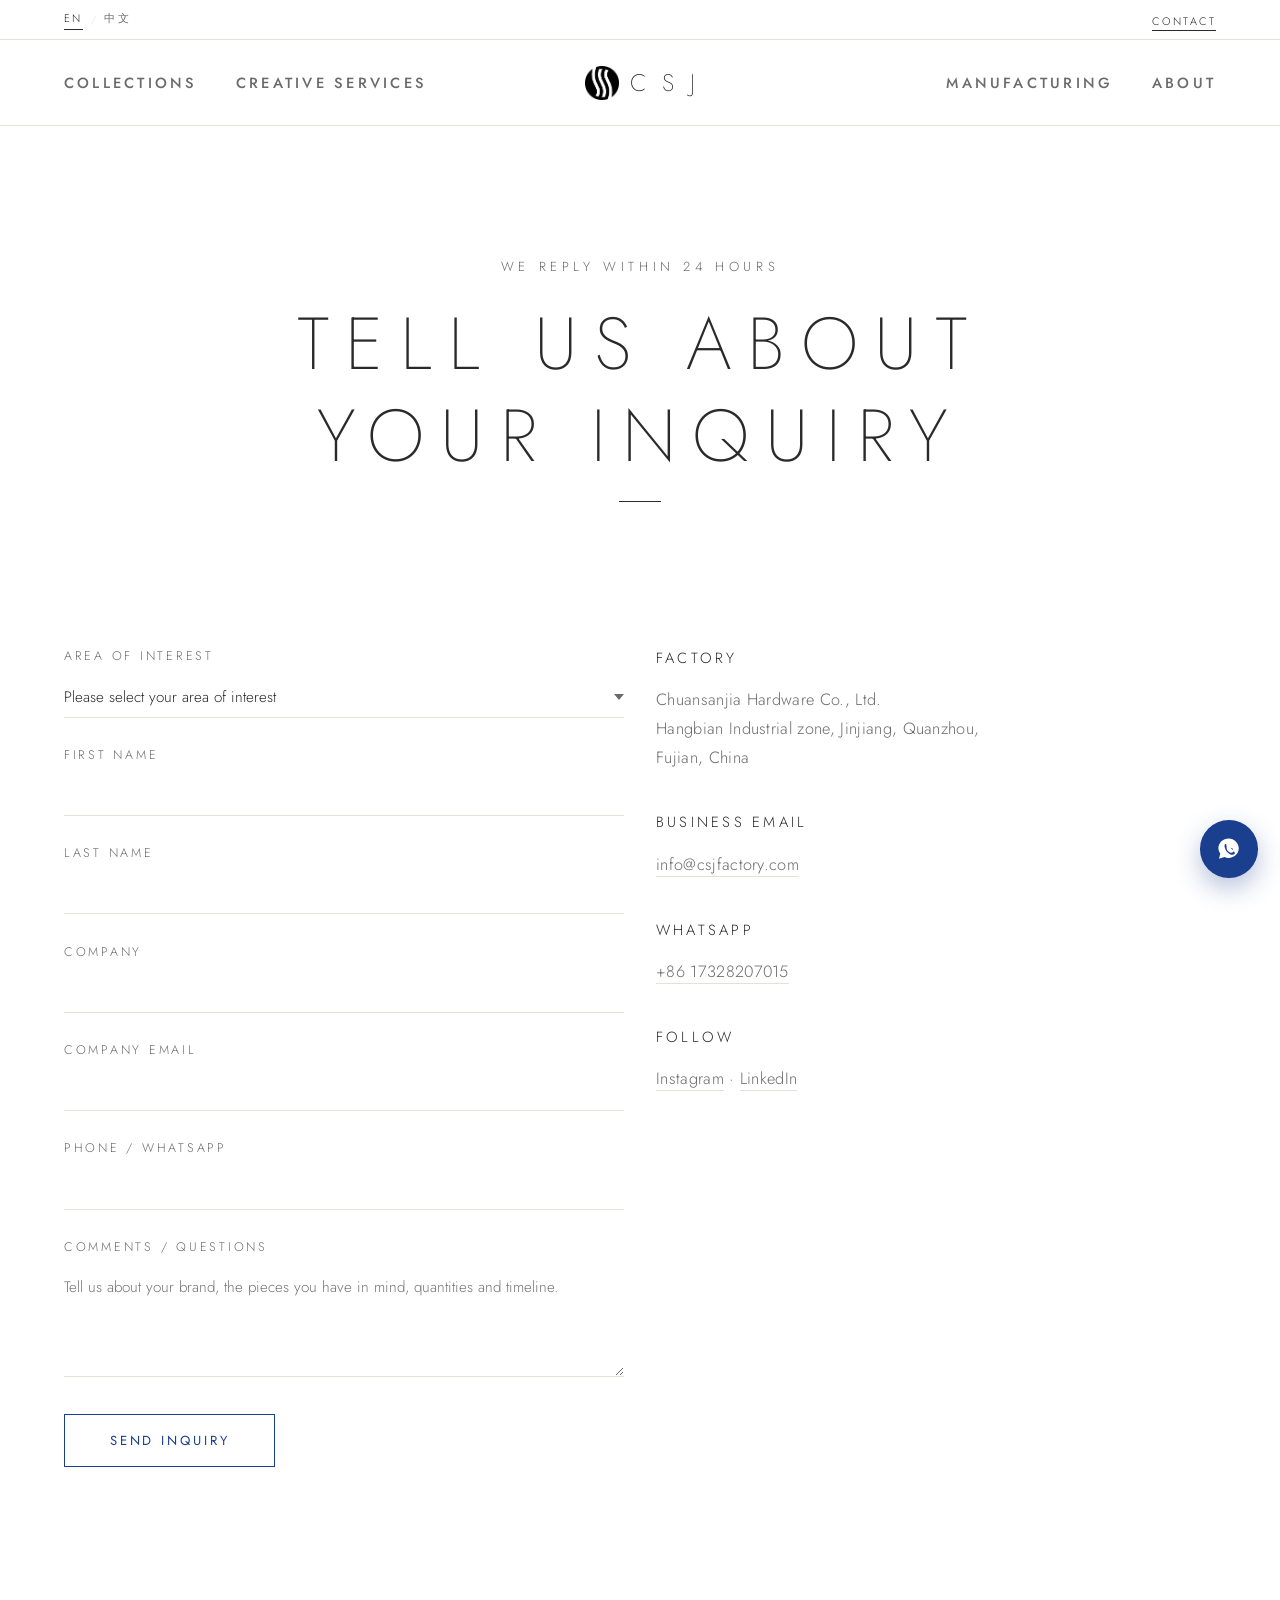
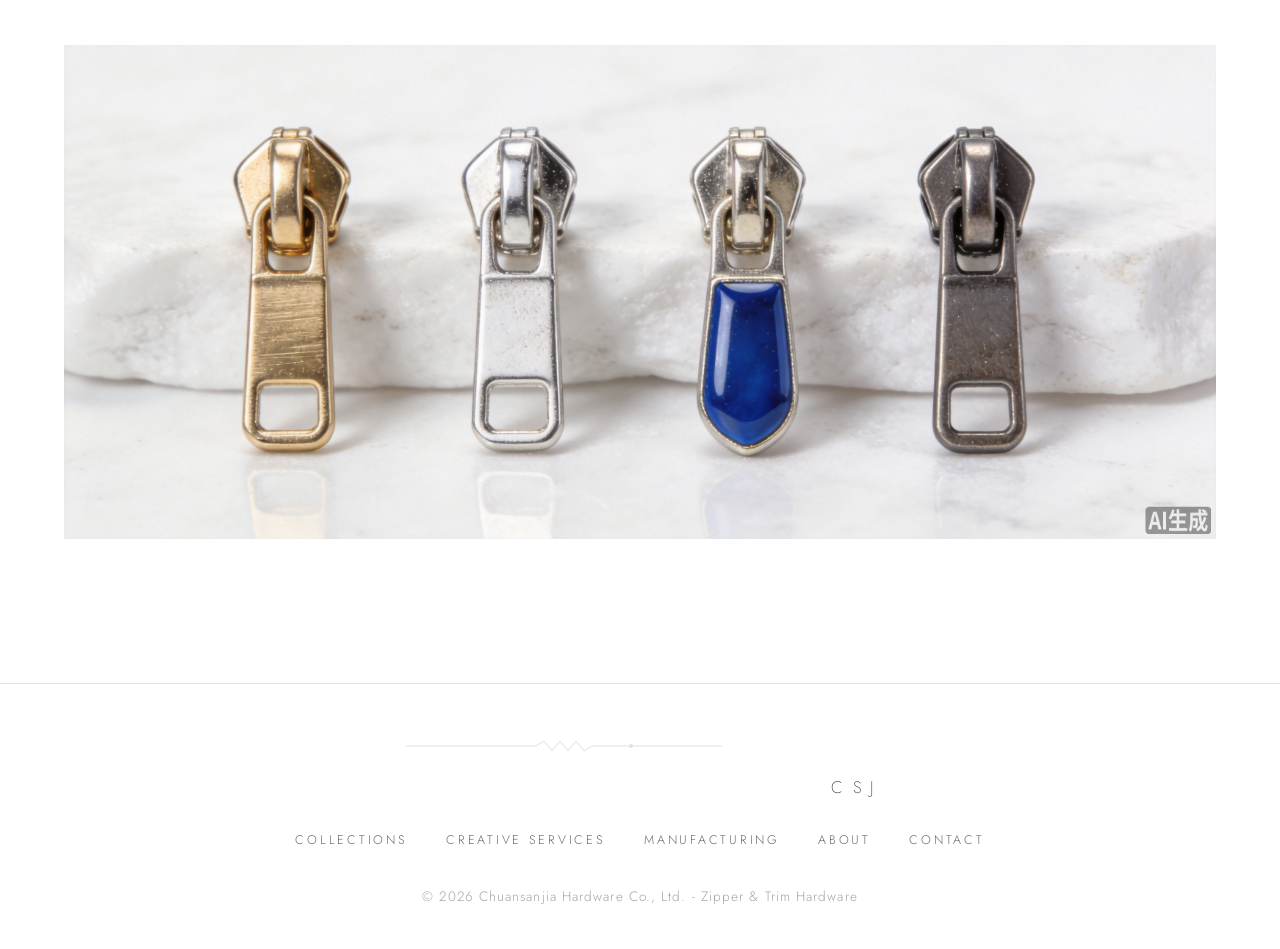
<file: contact.html>
<!DOCTYPE html>
<html lang="en">
<head>
  <meta charset="UTF-8">
  <meta name="viewport" content="width=device-width, initial-scale=1.0">
  <title>Contact - CSJ | Tell Us About Your Inquiry</title>
  <meta name="description" content="Contact CSJ for zipper hardware samples, custom development and production programs. We reply to every inquiry within 24 hours.">
  <link rel="icon" type="image/png" href="images/logo.png">
  <link rel="preconnect" href="https://fonts.googleapis.com">
  <link rel="preconnect" href="https://fonts.gstatic.com" crossorigin>
  <link href="https://fonts.googleapis.com/css2?family=Cormorant+Garamond:ital,wght@0,400;1,400&family=Jost:wght@200;300;400;500;600&display=swap" rel="stylesheet">
  <link rel="stylesheet" href="css/style.css">
  <link rel="canonical" href="https://www.csjfactory.com/contact.html">
  <meta property="og:type" content="website">
  <meta property="og:url" content="https://www.csjfactory.com/contact.html">
  <meta property="og:title" content="Contact - CSJ | Tell Us About Your Inquiry">
  <meta property="og:description" content="Contact CSJ for zipper hardware samples, custom development and production programs. We reply to every inquiry within 24 hours.">
  <meta property="og:image" content="https://www.csjfactory.com/images/hero-home.jpg">
  <meta property="og:site_name" content="CSJ Factory">
  <meta name="twitter:card" content="summary_large_image">
  <meta name="twitter:title" content="Contact - CSJ | Tell Us About Your Inquiry">
  <meta name="twitter:description" content="Contact CSJ for zipper hardware samples, custom development and production programs. We reply to every inquiry within 24 hours.">
  <meta name="twitter:image" content="https://www.csjfactory.com/images/hero-home.jpg">
</head>
<body data-page="contact">

  <header class="site-header">
    <div class="utility-bar">
      <div class="container utility-bar__inner">
        <div class="lang-switch" role="group" aria-label="Language">
          <a href="#" data-lang="en">EN</a>
          <span class="lang-switch__sep" aria-hidden="true">/</span>
          <a href="#" data-lang="zh">中文</a>
        </div>
        <div class="utility-contact">
          <a href="contact.html" class="is-active" data-i18n="nav.contact">Contact</a>
        </div>
      </div>
    </div>
    <div class="container site-header__inner">
      <nav aria-label="Primary">
        <ul class="site-nav site-nav--left site-nav--mobile-target">
          <li><a href="collections.html" data-i18n="nav.collections">Collections</a></li>
          <li><a href="creative-services.html" data-i18n="nav.creative">Creative Services</a></li>
        </ul>
      </nav>
      <a href="index.html" class="brand" aria-label="CSJ home"><img src="images/logo.png" alt="CSJ logo" class="brand__logo">CSJ</a>
      <nav aria-label="Secondary">
          <ul class="site-nav site-nav--right">
            <li><a href="manufacturing.html" data-i18n="nav.manufacturing">Manufacturing</a></li>
            <li><a href="about.html" data-i18n="nav.about">About</a></li>
          </ul>
      </nav>
      <button class="nav-toggle" aria-label="Toggle menu" aria-expanded="false">
        <span></span><span></span><span></span>
      </button>
    </div>
  </header>

  <main>
    <!-- Head -->
    <section class="section" style="padding-top:calc(var(--space-section) * 0.9);">
      <div class="container" style="text-align:center;">
        <span class="eyebrow reveal" data-i18n="ct.head.eyebrow">We Reply Within 24 Hours</span>
        <h1 class="display display--xl reveal" style="margin:1.2rem 0;" data-i18n="ct.head.title">Tell Us About<br>Your Inquiry</h1>
        <div class="rule reveal"></div>
      </div>
    </section>

    <!-- Form + info -->
    <section class="section" style="padding-top:0;">
      <div class="container form-grid">
        <form id="inquiry-form" class="reveal" novalidate>
          <div class="field field--full">
            <label for="interest" data-i18n="ct.f.interest">Area of Interest</label>
            <select id="interest" name="interest" required>
              <option value="" selected data-i18n="ct.sel.default">Please select your area of interest</option>
              <option value="samples" data-i18n="ct.sel.samples">Requesting Samples</option>
              <option value="custom" data-i18n="ct.sel.custom">Custom Development</option>
              <option value="production" data-i18n="ct.sel.production">Production Program</option>
              <option value="other" data-i18n="ct.sel.other">Other</option>
            </select>
          </div>
          <div class="field">
            <label for="first-name" data-i18n="ct.f.first">First Name</label>
            <input type="text" id="first-name" name="first-name" autocomplete="given-name" required>
          </div>
          <div class="field">
            <label for="last-name" data-i18n="ct.f.last">Last Name</label>
            <input type="text" id="last-name" name="last-name" autocomplete="family-name" required>
          </div>
          <div class="field">
            <label for="company" data-i18n="ct.f.company">Company</label>
            <input type="text" id="company" name="company" autocomplete="organization">
          </div>
          <div class="field">
            <label for="email" data-i18n="ct.f.email">Company Email</label>
            <input type="email" id="email" name="email" autocomplete="email" required>
          </div>
          <div class="field field--full">
            <label for="phone" data-i18n="ct.f.phone">Phone / WhatsApp</label>
            <input type="tel" id="phone" name="phone" autocomplete="tel">
          </div>
          <div class="field field--full">
            <label for="comments" data-i18n="ct.f.comments">Comments / Questions</label>
            <textarea id="comments" name="comments" data-i18n-placeholder="ct.placeholder" placeholder="Tell us about your brand, the pieces you have in mind, quantities and timeline."></textarea>
          </div>
          <button type="submit" class="btn btn--accent" data-i18n="ct.submit">Send Inquiry</button>
          <p class="form-status" id="form-status" role="status"></p>
        </form>

        <aside class="contact-info reveal">
          <div class="contact-info__block">
            <h3 data-i18n="ct.info.factory">Factory</h3>
            <p data-i18n="ct.info.address">Chuansanjia Hardware Co., Ltd.<br>Hangbian Industrial zone, Jinjiang, Quanzhou,<br>Fujian, China</p>
          </div>
          <div class="contact-info__block">
            <h3 data-i18n="ct.info.email">Business Email</h3>
            <p><a href="mailto:info@csjfactory.com">info@csjfactory.com</a></p>
          </div>
          <div class="contact-info__block">
            <h3 data-i18n="ct.info.whatsapp">WhatsApp</h3>
            <p><a href="https://wa.me/qr/63LEXANVPAPOG1" target="_blank" rel="noopener">+86 17328207015</a></p>
          </div>
          <div class="contact-info__block">
            <h3 data-i18n="ct.info.follow">Follow</h3>
            <p><a href="#" aria-label="CSJ on Instagram">Instagram</a> &middot; <a href="#" aria-label="CSJ on LinkedIn">LinkedIn</a></p>
          </div>
        </aside>
      </div>
    </section>

    <!-- Closing image -->
    <section style="padding-bottom:var(--space-section);">
      <div class="container">
        <img src="images/hero-collections.jpg" alt="CSJ zipper hardware arranged on white stone" loading="lazy" style="width:100%;">
      </div>
    </section>
  </main>

  <footer class="site-footer">
    <div class="container">
      <svg class="zipper-line" viewBox="0 0 420 12" xmlns="http://www.w3.org/2000/svg" aria-hidden="true">
        <path d="M0 6 h130 l8 -5 l8 10 l8 -10 l8 10 l8 -10 l8 10 l8 -5 h130" fill="none" stroke="currentColor" stroke-width="1"/>
        <circle cx="225" cy="6" r="2" fill="currentColor"/>
      </svg>
      <a href="index.html" class="brand">CSJ</a>
      <ul class="site-footer__nav">
        <li><a href="collections.html" data-i18n="nav.collections">Collections</a></li>
        <li><a href="creative-services.html" data-i18n="nav.creative">Creative Services</a></li>
        <li><a href="manufacturing.html" data-i18n="nav.manufacturing">Manufacturing</a></li>
        <li><a href="about.html" data-i18n="nav.about">About</a></li>
        <li><a href="contact.html" data-i18n="nav.contact">Contact</a></li>
      </ul>
      <p class="site-footer__meta" data-i18n="footer.meta">&copy; 2026 Chuansanjia Hardware Co., Ltd. - Zipper &amp; Trim Hardware</p>
    </div>
  </footer>

  <script src="js/i18n.js"></script>
  <script src="js/main.js"></script>
  <script src="js/chat-widget.js"></script>
</body>
</html>
</file>
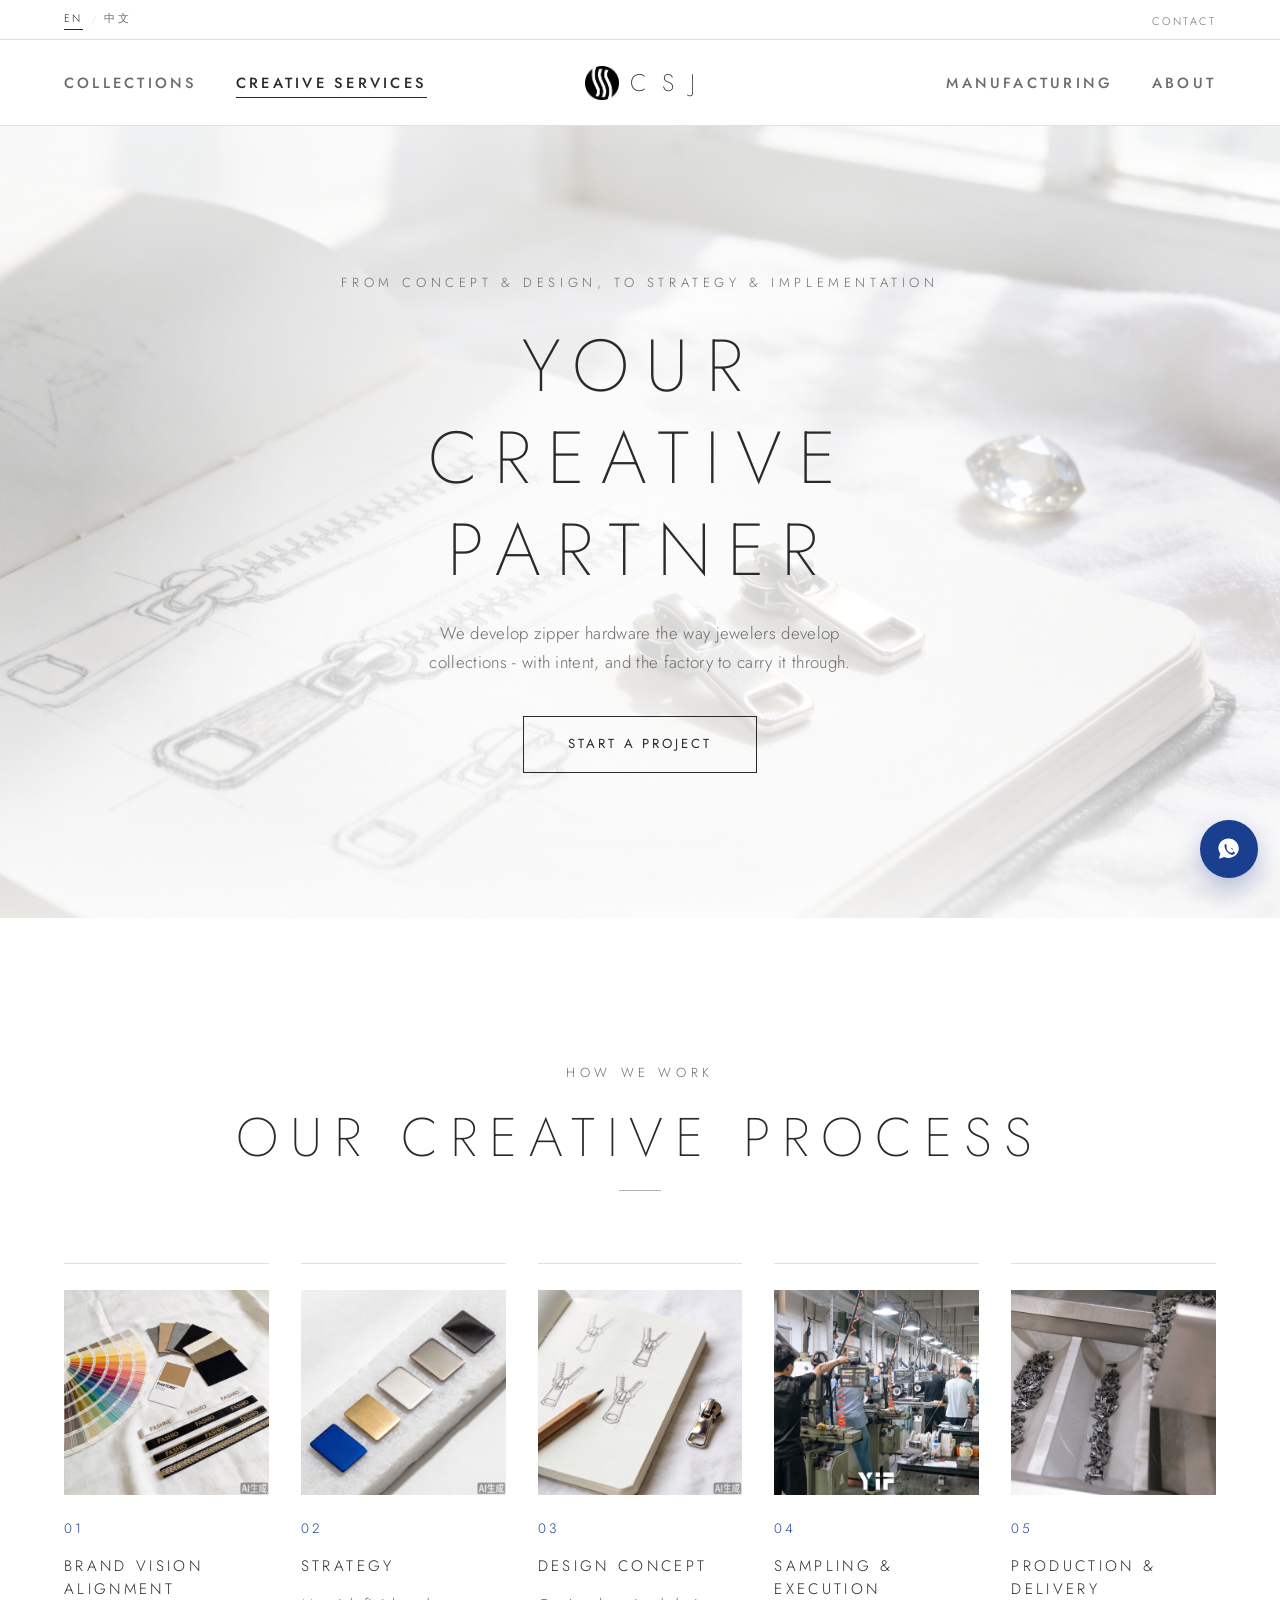
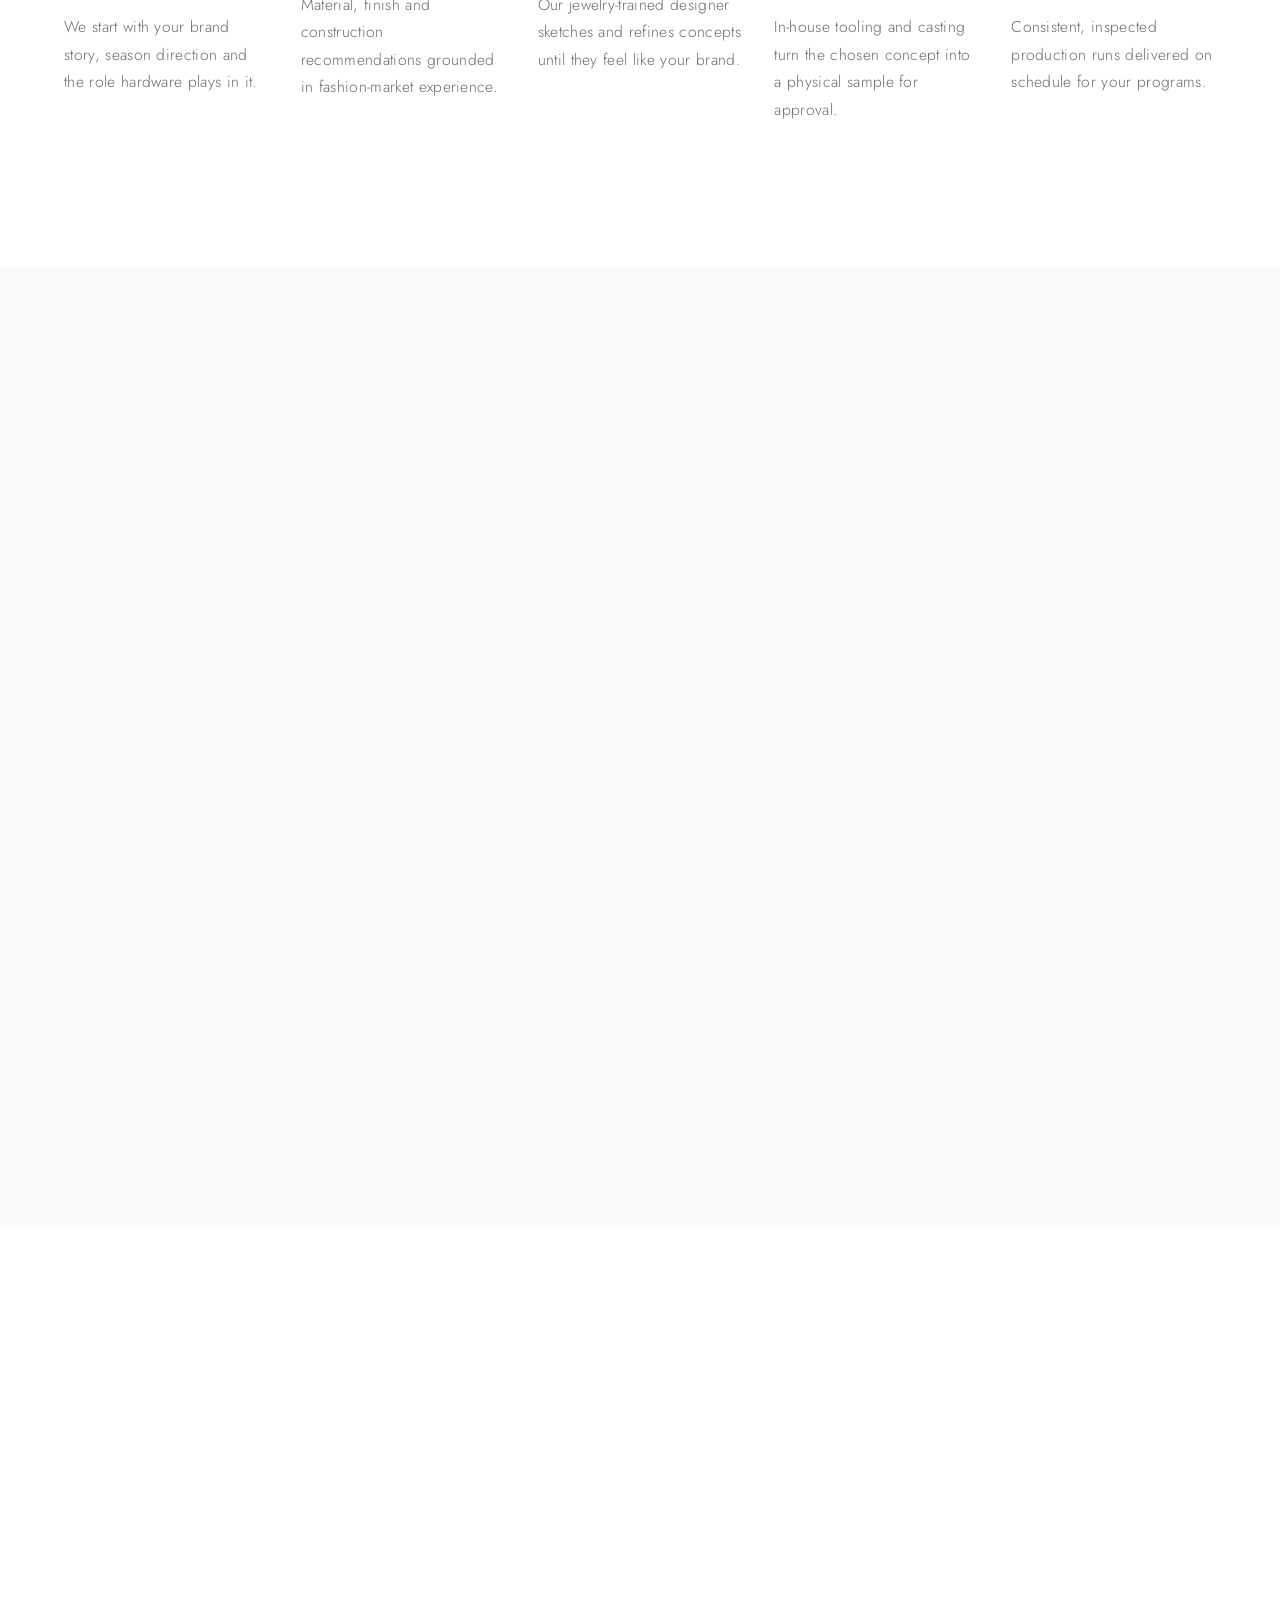
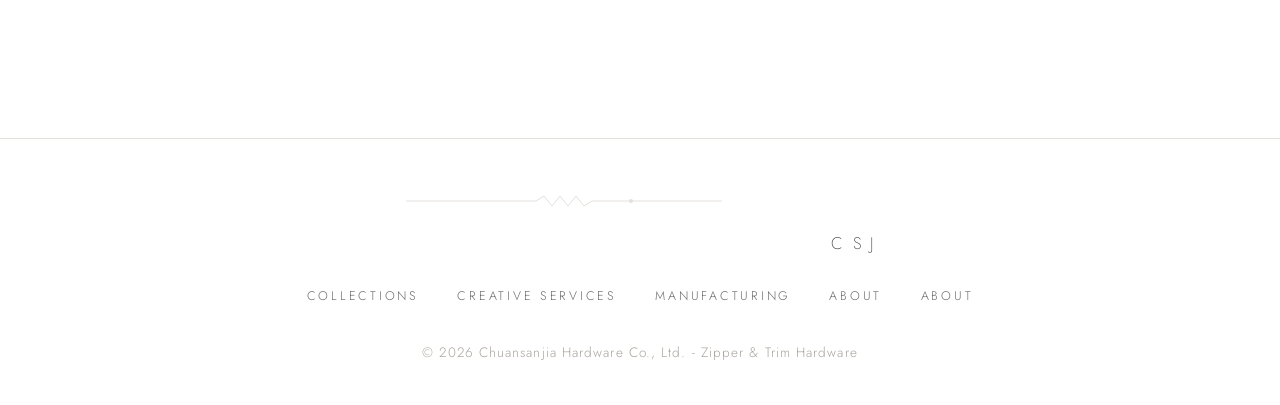
<file: creative-services.html>
<!DOCTYPE html>
<html lang="en">
<head>
  <meta charset="UTF-8">
  <meta name="viewport" content="width=device-width, initial-scale=1.0">
  <title>Creative Services - CSJ | Your Creative Partner in Zipper Design</title>
  <meta name="description" content="From concept and design to strategy and implementation - CSJ's creative services pair a jewelry-trained designer with in-house die-casting to develop signature zipper hardware for your brand.">
  <link rel="icon" type="image/png" href="images/logo.png">
  <link rel="preconnect" href="https://fonts.googleapis.com">
  <link rel="preconnect" href="https://fonts.gstatic.com" crossorigin>
  <link href="https://fonts.googleapis.com/css2?family=Cormorant+Garamond:ital,wght@0,400;1,400&family=Jost:wght@200;300;400;500;600&display=swap" rel="stylesheet">
  <link rel="stylesheet" href="css/style.css">
  <link rel="canonical" href="https://www.csjfactory.com/creative-services.html">
  <meta property="og:type" content="website">
  <meta property="og:url" content="https://www.csjfactory.com/creative-services.html">
  <meta property="og:title" content="Creative Services - CSJ | Your Creative Partner in Zipper Design">
  <meta property="og:description" content="From concept and design to strategy and implementation - CSJ's creative services pair a jewelry-trained designer with in-house die-casting.">
  <meta property="og:image" content="https://www.csjfactory.com/images/hero-home.jpg">
  <meta property="og:site_name" content="CSJ Factory">
  <meta name="twitter:card" content="summary_large_image">
  <meta name="twitter:title" content="Creative Services - CSJ | Your Creative Partner in Zipper Design">
  <meta name="twitter:description" content="From concept and design to strategy and implementation - CSJ's creative services pair a jewelry-trained designer with in-house die-casting.">
  <meta name="twitter:image" content="https://www.csjfactory.com/images/hero-home.jpg">
</head>
<body data-page="creative">

  <header class="site-header">
    <div class="utility-bar">
      <div class="container utility-bar__inner">
        <div class="lang-switch" role="group" aria-label="Language">
          <a href="#" data-lang="en">EN</a>
          <span class="lang-switch__sep" aria-hidden="true">/</span>
          <a href="#" data-lang="zh">中文</a>
        </div>
        <div class="utility-contact">
          <a href="contact.html" data-i18n="nav.contact">Contact</a>
        </div>
      </div>
    </div>
    <div class="container site-header__inner">
      <nav aria-label="Primary">
        <ul class="site-nav site-nav--left site-nav--mobile-target">
          <li><a href="collections.html" data-i18n="nav.collections">Collections</a></li>
          <li><a href="creative-services.html" class="is-active" data-i18n="nav.creative">Creative Services</a></li>
        </ul>
      </nav>
      <a href="index.html" class="brand" aria-label="CSJ home"><img src="images/logo.png" alt="CSJ logo" class="brand__logo">CSJ</a>
      <nav aria-label="Secondary">
          <ul class="site-nav site-nav--right">
            <li><a href="manufacturing.html" data-i18n="nav.manufacturing">Manufacturing</a></li>
            <li><a href="about.html" data-i18n="nav.about">About</a></li>
          </ul>
      </nav>
      <button class="nav-toggle" aria-label="Toggle menu" aria-expanded="false">
        <span></span><span></span><span></span>
      </button>
    </div>
  </header>

  <main>
    <!-- Hero -->
    <section class="hero">
      <img class="hero__image" src="images/hero-creative.jpg" alt="Designer's sketchbook with zipper pull sketches, metal samples and a gemstone on white linen">
      <div class="hero__content">
        <span class="eyebrow" data-i18n="cre.hero.eyebrow">From Concept &amp; Design, to Strategy &amp; Implementation</span>
        <h1 class="display display--xl" data-i18n="cre.hero.title">Your Creative Partner</h1>
        <p data-i18n="cre.hero.sub">We develop zipper hardware the way jewelers develop collections - with intent, and the factory to carry it through.</p>
        <a href="contact.html" class="btn" data-i18n="ui.startProject">Start a Project</a>
      </div>
    </section>

    <!-- Process -->
    <section class="section">
      <div class="container">
        <div class="section-head reveal">
          <span class="eyebrow" data-i18n="cre.proc.eyebrow">How We Work</span>
          <h2 class="display" data-i18n="cre.proc.title">Our Creative Process</h2>
          <div class="rule"></div>
        </div>

        <div class="steps">
          <div class="step reveal">
            <div class="step__image">
              <img src="images/process-01.jpg" alt="Brand vision alignment - moodboard with fabric and color samples" loading="lazy">
            </div>
            <span class="step__number">01</span>
            <h3 data-i18n="cre.s1.title">Brand Vision Alignment</h3>
            <p data-i18n="cre.s1.text">We start with your brand story, season direction and the role hardware plays in it.</p>
          </div>
          <div class="step reveal">
            <div class="step__image">
              <img src="images/process-02.jpg" alt="Strategy - metal finish samples and swatches" loading="lazy">
            </div>
            <span class="step__number">02</span>
            <h3 data-i18n="cre.s2.title">Strategy</h3>
            <p data-i18n="cre.s2.text">Material, finish and construction recommendations grounded in fashion-market experience.</p>
          </div>
          <div class="step reveal">
            <div class="step__image">
              <img src="images/process-03.jpg" alt="Design concept - jewelry designer sketching zipper pulls" loading="lazy">
            </div>
            <span class="step__number">03</span>
            <h3 data-i18n="cre.s3.title">Design Concept</h3>
            <p data-i18n="cre.s3.text">Our jewelry-trained designer sketches and refines concepts until they feel like your brand.</p>
          </div>
          <div class="step reveal">
            <div class="step__image">
              <img src="images/process-04.jpg" alt="Sampling - die-casting mold with fresh zinc alloy sliders" loading="lazy">
            </div>
            <span class="step__number">04</span>
            <h3 data-i18n="cre.s4.title">Sampling &amp; Execution</h3>
            <p data-i18n="cre.s4.text">In-house tooling and casting turn the chosen concept into a physical sample for approval.</p>
          </div>
          <div class="step reveal">
            <div class="step__image">
              <img src="images/process-05.jpg" alt="Production - finished polished zipper pulls in even rows" loading="lazy">
            </div>
            <span class="step__number">05</span>
            <h3 data-i18n="cre.s5.title">Production &amp; Delivery</h3>
            <p data-i18n="cre.s5.text">Consistent, inspected production runs delivered on schedule for your programs.</p>
          </div>
        </div>
      </div>
    </section>

    <!-- Designer studio -->
    <section class="section section--soft">
      <div class="container split">
        <div class="split__image reveal">
          <img src="images/hero-about.jpg" alt="Jewelry designer's hands sketching zipper hardware beside metal samples" loading="lazy">
        </div>
        <div class="split__content reveal">
          <span class="eyebrow" data-i18n="cre.des.eyebrow">The Designer</span>
          <h2 class="display" data-i18n="cre.des.title">A Jewelry Eye on<br>Every Detail</h2>
          <p class="body-text" data-i18n="cre.des.text">Our design studio is led by a trained jewelry designer. Proportion, weight, surface and light are treated the way they would be for a piece of fine jewelry - because your customer holds this piece in their hand every day.</p>
          <p class="serif-quote" style="margin-bottom:2rem;" data-i18n="cre.des.quote">&ldquo;Hardware is the handshake of a garment.&rdquo;</p>
          <a href="about.html" class="btn" data-i18n="ui.meetDesigner">Meet the Designer</a>
        </div>
      </div>
    </section>

    <!-- CTA -->
    <section class="section" style="text-align:center;">
      <div class="container reveal">
        <span class="eyebrow" data-i18n="cre.cta.eyebrow">Bring Us Your Vision</span>
        <h2 class="display display--xl" style="margin:1.2rem 0 2rem;" data-i18n="ui.startProject">Start a Project</h2>
        <a href="contact.html" class="btn btn--accent" data-i18n="ui.contactUs">Contact Us</a>
      </div>
    </section>
  </main>

  <footer class="site-footer">
    <div class="container">
      <svg class="zipper-line" viewBox="0 0 420 12" xmlns="http://www.w3.org/2000/svg" aria-hidden="true">
        <path d="M0 6 h130 l8 -5 l8 10 l8 -10 l8 10 l8 -10 l8 10 l8 -5 h130" fill="none" stroke="currentColor" stroke-width="1"/>
        <circle cx="225" cy="6" r="2" fill="currentColor"/>
      </svg>
      <a href="index.html" class="brand">CSJ</a>
      <ul class="site-footer__nav">
        <li><a href="collections.html" data-i18n="nav.collections">Collections</a></li>
        <li><a href="creative-services.html" data-i18n="nav.creative">Creative Services</a></li>
        <li><a href="manufacturing.html" data-i18n="nav.manufacturing">Manufacturing</a></li>
        <li><a href="about.html" data-i18n="nav.about">About</a></li>
        <li><a href="about.html" data-i18n="nav.about">About</a></li>
      </ul>
      <p class="site-footer__meta" data-i18n="footer.meta">&copy; 2026 Chuansanjia Hardware Co., Ltd. - Zipper &amp; Trim Hardware</p>
    </div>
  </footer>

  <script src="js/i18n.js"></script>
  <script src="js/main.js"></script>
  <script src="js/chat-widget.js"></script>
</body>
</html>
</file>
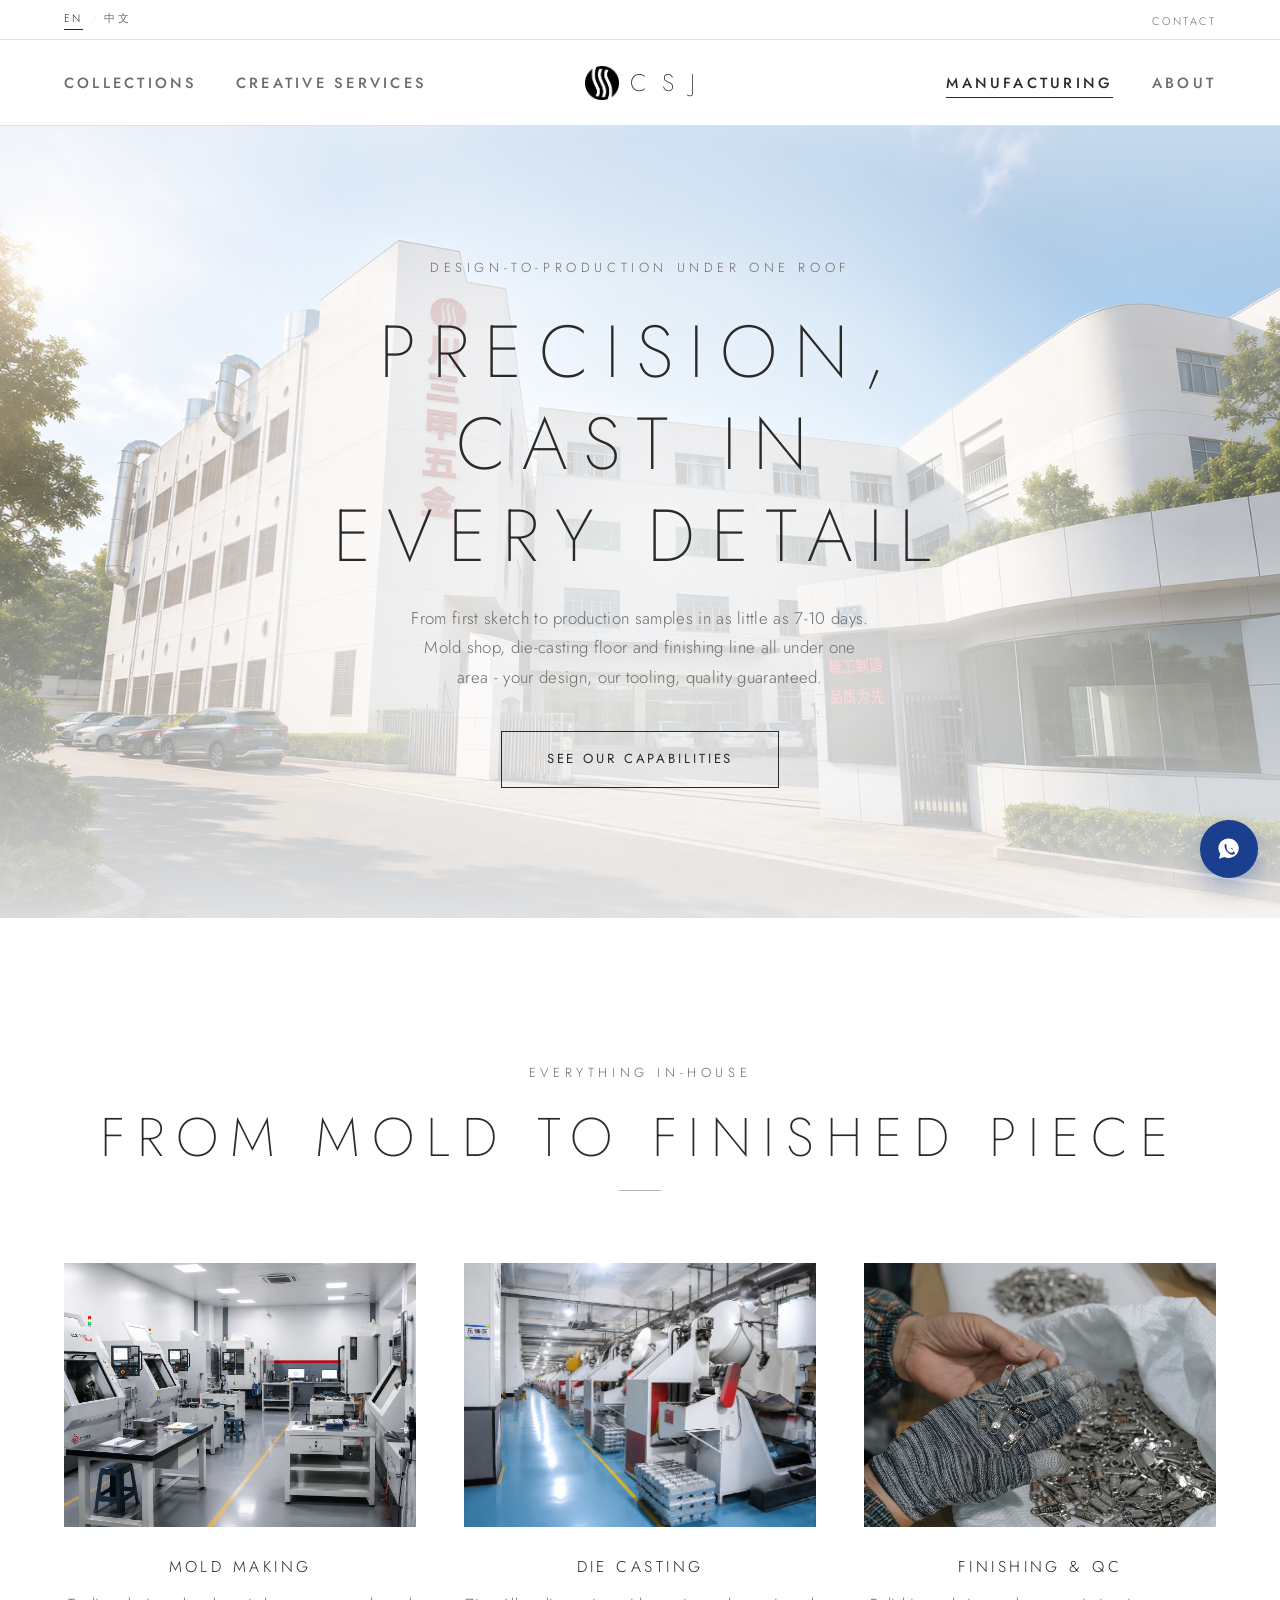
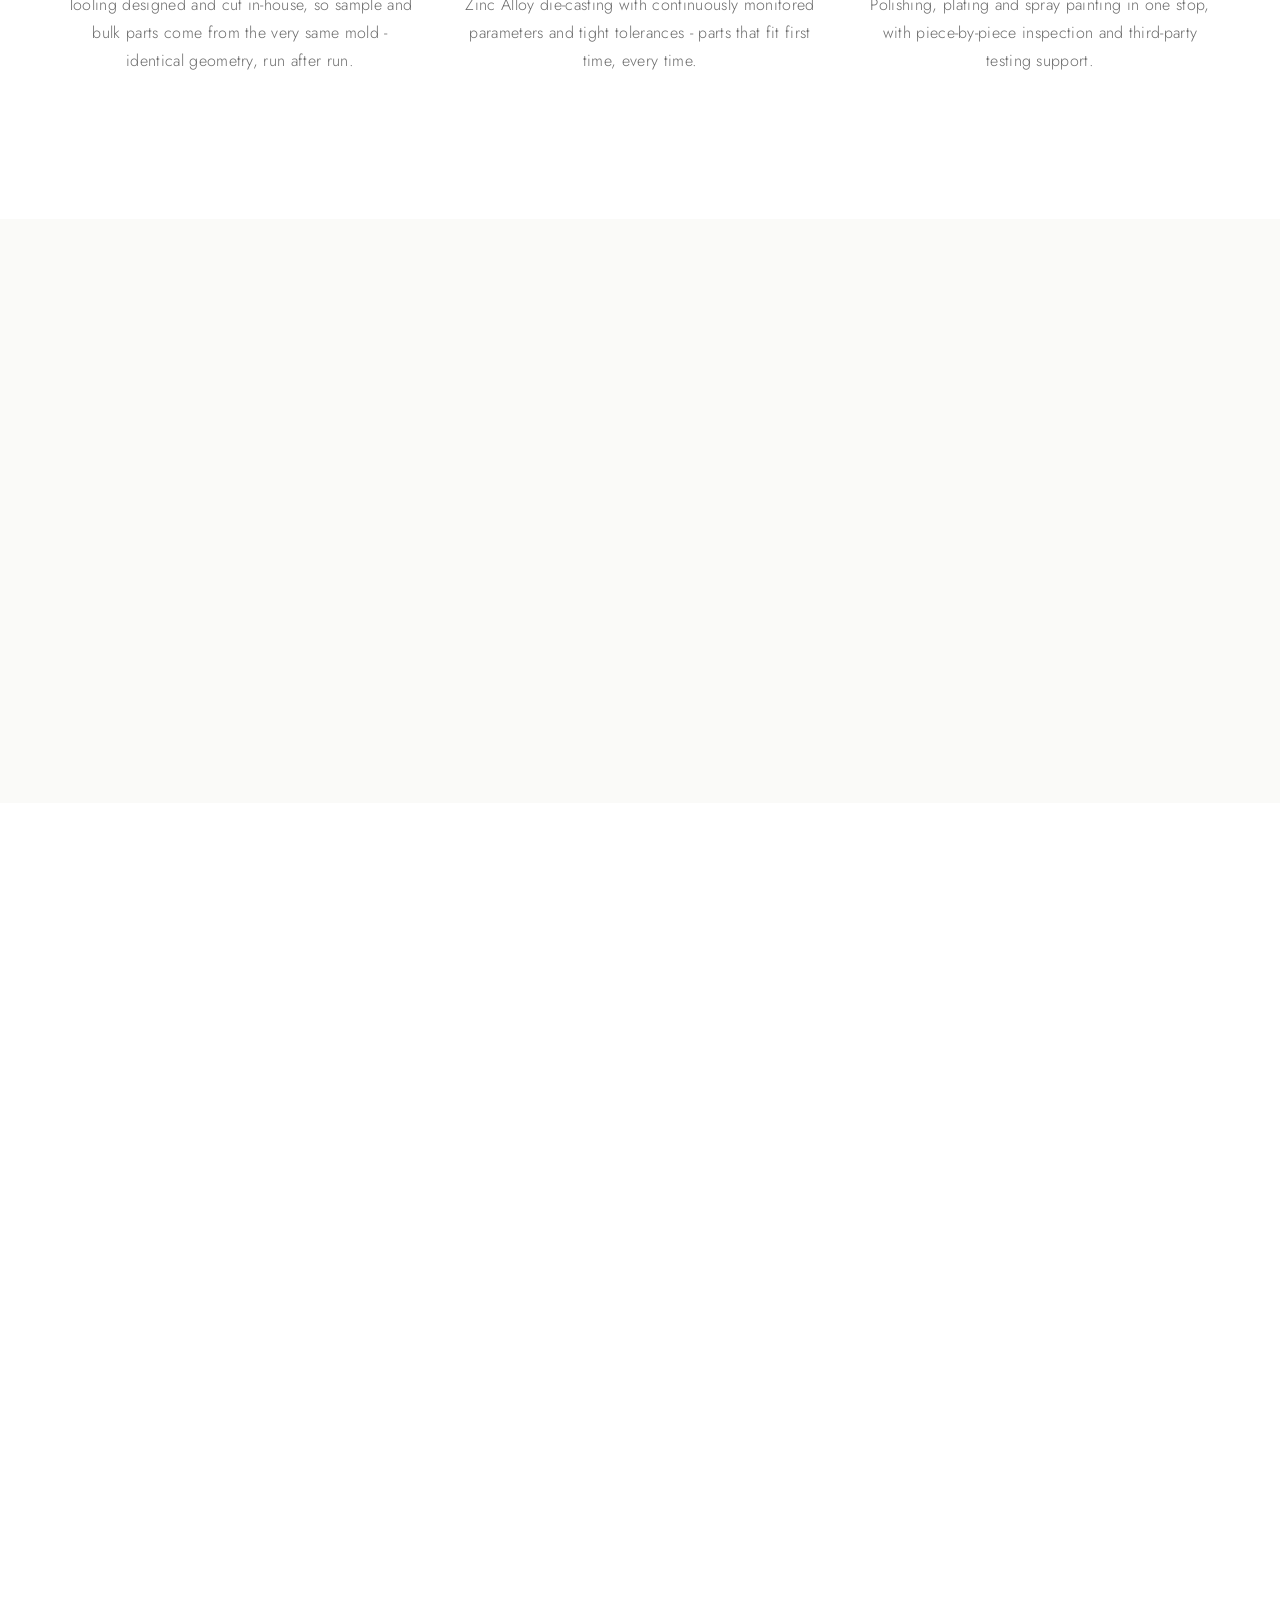
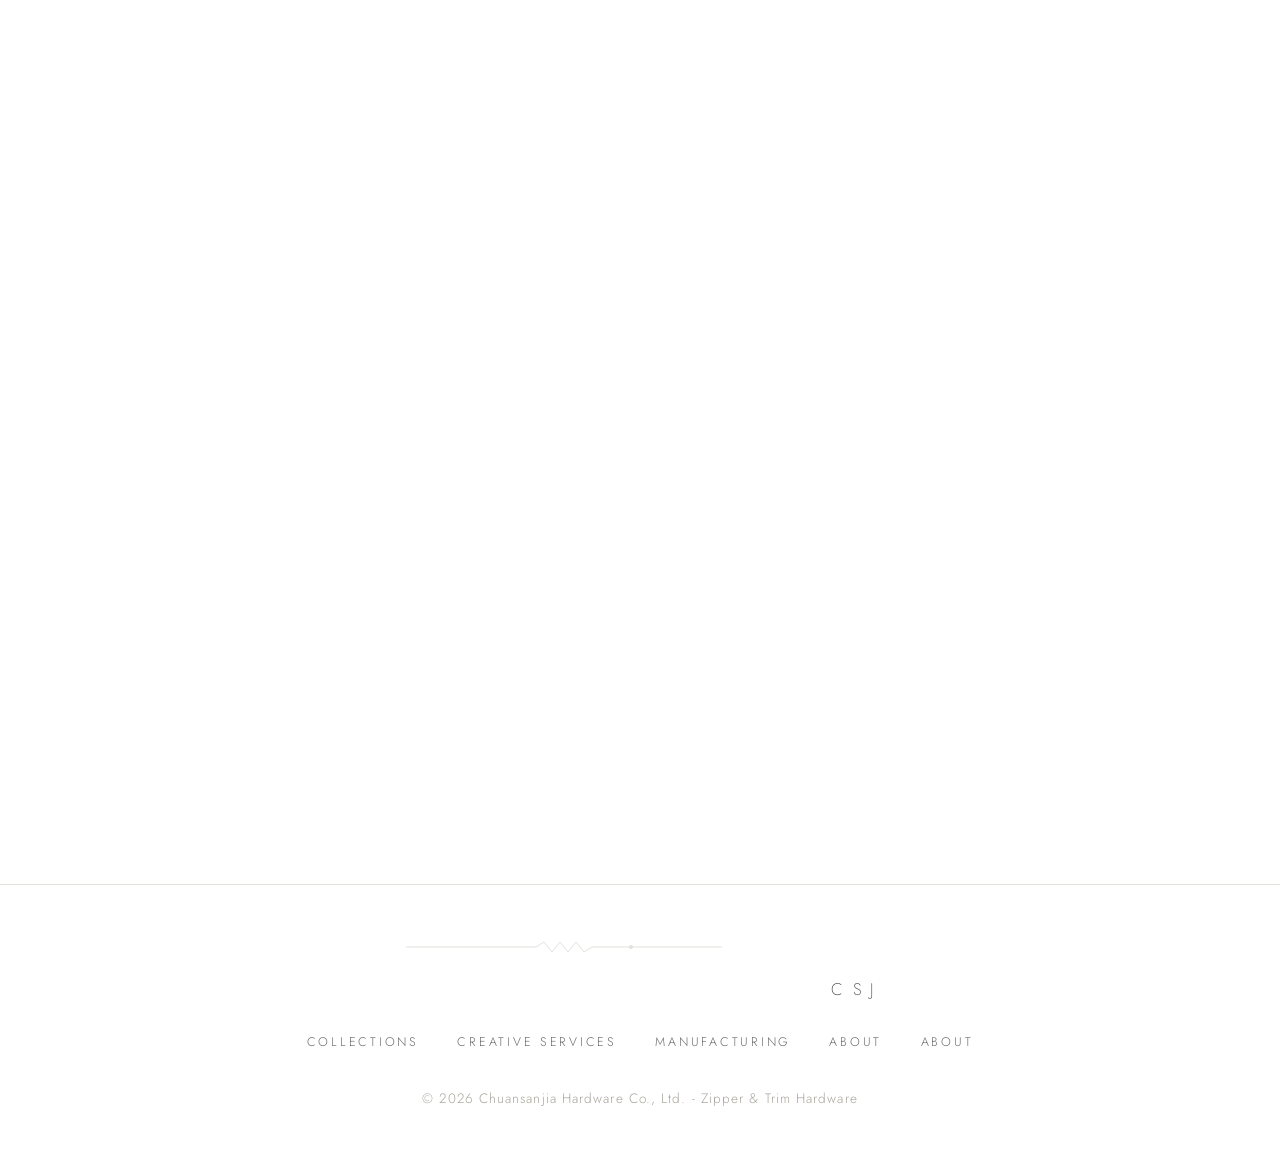
<file: manufacturing.html>
<!DOCTYPE html>
<html lang="en">
<head>
  <meta charset="UTF-8">
  <meta name="viewport" content="width=device-width, initial-scale=1.0">
  <title>Manufacturing - CSJ | In-House Tooling &amp; Die-Casting</title>
  <meta name="description" content="CSJ manufactures with in-house mold making, zinc alloy die-casting and finishing - tight tolerances, consistent quality and reliable capacity for production programs.">
  <link rel="icon" type="image/png" href="images/logo.png">
  <link rel="preconnect" href="https://fonts.googleapis.com">
  <link rel="preconnect" href="https://fonts.gstatic.com" crossorigin>
  <link href="https://fonts.googleapis.com/css2?family=Cormorant+Garamond:ital,wght@0,400;1,400&family=Jost:wght@200;300;400;500;600&display=swap" rel="stylesheet">
  <link rel="stylesheet" href="css/style.css">
  <link rel="canonical" href="https://www.csjfactory.com/manufacturing.html">
  <meta property="og:type" content="website">
  <meta property="og:url" content="https://www.csjfactory.com/manufacturing.html">
  <meta property="og:title" content="Manufacturing - CSJ | In-House Tooling & Die-Casting">
  <meta property="og:description" content="CSJ manufactures with in-house mold making, zinc alloy die-casting and finishing - tight tolerances, consistent quality and reliable capacity.">
  <meta property="og:image" content="https://www.csjfactory.com/images/hero-home.jpg">
  <meta property="og:site_name" content="CSJ Factory">
  <meta name="twitter:card" content="summary_large_image">
  <meta name="twitter:title" content="Manufacturing - CSJ | In-House Tooling & Die-Casting">
  <meta name="twitter:description" content="CSJ manufactures with in-house mold making, zinc alloy die-casting and finishing - tight tolerances, consistent quality and reliable capacity.">
  <meta name="twitter:image" content="https://www.csjfactory.com/images/hero-home.jpg">
</head>
<body data-page="manufacturing">

  <header class="site-header">
    <div class="utility-bar">
      <div class="container utility-bar__inner">
        <div class="lang-switch" role="group" aria-label="Language">
          <a href="#" data-lang="en">EN</a>
          <span class="lang-switch__sep" aria-hidden="true">/</span>
          <a href="#" data-lang="zh">中文</a>
        </div>
        <div class="utility-contact">
          <a href="contact.html" data-i18n="nav.contact">Contact</a>
        </div>
      </div>
    </div>
    <div class="container site-header__inner">
      <nav aria-label="Primary">
        <ul class="site-nav site-nav--left site-nav--mobile-target">
          <li><a href="collections.html" data-i18n="nav.collections">Collections</a></li>
          <li><a href="creative-services.html" data-i18n="nav.creative">Creative Services</a></li>
        </ul>
      </nav>
      <a href="index.html" class="brand" aria-label="CSJ home"><img src="images/logo.png" alt="CSJ logo" class="brand__logo">CSJ</a>
      <nav aria-label="Secondary">
          <ul class="site-nav site-nav--right">
            <li><a href="manufacturing.html" class="is-active" data-i18n="nav.manufacturing">Manufacturing</a></li>
            <li><a href="about.html" data-i18n="nav.about">About</a></li>
          </ul>
      </nav>
      <button class="nav-toggle" aria-label="Toggle menu" aria-expanded="false">
        <span></span><span></span><span></span>
      </button>
    </div>
  </header>

  <main>
    <!-- Hero -->
    <section class="hero">
      <img class="hero__image" src="images/hero-manufacturing.jpg" alt="Precision die-casting mold with freshly cast zinc alloy parts on a clean white workbench">
      <div class="hero__content">
        <span class="eyebrow" data-i18n="man.hero.eyebrow">Design-to-Production Under One Roof</span>
        <h1 class="display display--xl" data-i18n="man.hero.title">Precision, Cast in<br>Every Detail</h1>
        <p data-i18n="man.hero.sub">From first sketch to production samples in as little as 7-10 days. Mold shop, die-casting floor and finishing line all under one area - your design, our tooling, quality guaranteed.</p>
        <a href="#capabilities" class="btn" data-i18n="ui.seeCapabilities">See Our Capabilities</a>
      </div>
    </section>

    <!-- Process -->
    <section class="section" id="capabilities">
      <div class="container">
        <div class="section-head reveal">
          <span class="eyebrow" data-i18n="man.proc.eyebrow">Everything In-House</span>
          <h2 class="display" data-i18n="man.proc.title">From Mold to Finished Piece</h2>
          <div class="rule"></div>
        </div>
        <div class="grid-3">
          <article class="card reveal">
            <div class="card__image"><img src="images/capability-01.jpg" alt="Precision mold tooling in the CSJ mold workshop" loading="lazy"></div>
            <h3 data-i18n="man.c1.title">Mold Making</h3>
            <p data-i18n="man.c1.text">Tooling designed and cut in-house, so sample and bulk parts come from the very same mold - identical geometry, run after run.</p>
          </article>
          <article class="card reveal">
            <div class="card__image"><img src="images/capability-02.jpg" alt="Zinc alloy die-casting machine with fresh parts" loading="lazy"></div>
            <h3 data-i18n="man.c2.title">Die Casting</h3>
            <p data-i18n="man.c2.text">Zinc Alloy die-casting with continuously monitored parameters and tight tolerances - parts that fit first time, every time.</p>
          </article>
          <article class="card reveal">
            <div class="card__image"><img src="images/capability-03.jpg" alt="Quality inspection of polished zipper sliders" loading="lazy"></div>
            <h3 data-i18n="man.c3.title">Finishing &amp; QC</h3>
            <p data-i18n="man.c3.text">Polishing, plating and spray painting in one stop, with piece-by-piece inspection and third-party testing support.</p>
          </article>
        </div>
      </div>
    </section>

    <!-- Stats -->
    <section class="section section--soft">
      <div class="container">
        <div class="stats reveal">
          <div class="stat">
            <span class="stat__value">&plusmn;0.05<span style="font-size:0.5em;">mm</span></span>
            <span class="stat__label" data-i18n="man.stat1.label">Dimensional Tolerance</span>
          </div>
          <div class="stat">
            <span class="stat__value">3M+</span>
            <span class="stat__label" data-i18n="man.stat2.label">Pieces / Month</span>
          </div>
          <div class="stat">
            <span class="stat__value" data-i18n="man.stat3.value">16,000 m²</span>
            <span class="stat__label" data-i18n="man.stat3.label">Factory Area</span>
          </div>
          <div class="stat">
            <span class="stat__value" data-i18n="man.stat4.value">7 days</span>
            <span class="stat__label" data-i18n="man.stat4.label">Typical Lead Time</span>
          </div>
        </div>
        <p class="body-text reveal" style="text-align:center;margin:2.5rem auto 0;font-size:0.9rem;" data-i18n="man.stat.note">Figures confirmed per program - flexible MOQ for first orders, competitive lead time for repeat programs.</p>
      </div>
    </section>

    <!-- Commitment / trust -->
    <section class="section">
      <div class="container">
        <div class="section-head reveal">
          <span class="eyebrow" data-i18n="trust.eyebrow">What You Can Rely On</span>
          <h2 class="display" data-i18n="trust.title">Our Commitment</h2>
          <div class="rule"></div>
        </div>
        <div class="trust">
          <div class="value reveal">
            <span class="value__number">01</span>
            <h3 data-i18n="trust1.title">Fast Sampling</h3>
            <p data-i18n="trust1.text">Samples in as little as 7-10 days</p>
          </div>
          <div class="value reveal">
            <span class="value__number">02</span>
            <h3 data-i18n="trust2.title">Design Confidentiality</h3>
            <p data-i18n="trust2.text">NDA available - your designs and molds stay yours</p>
          </div>
          <div class="value reveal">
            <span class="value__number">03</span>
            <h3 data-i18n="trust3.title">Flexible MOQ</h3>
            <p data-i18n="trust3.text">Flexible first orders, scalable programs</p>
          </div>
          <div class="value reveal">
            <span class="value__number">04</span>
            <h3 data-i18n="trust4.title">Consistent Quality</h3>
            <p data-i18n="trust4.text">Same mold, monitored casting, 100% inspection</p>
          </div>
        </div>
      </div>
    </section>

    <!-- Certifications -->
    <section class="section">
      <div class="container" style="text-align:center;">
        <div class="section-head reveal" style="margin-bottom:2.5rem;">
          <span class="eyebrow" data-i18n="man.certs.eyebrow">Compliance</span>
          <h2 class="display" data-i18n="man.certs.title">Certified &amp; Compliant</h2>
          <div class="rule"></div>
        </div>
        <ul class="certs reveal">
          <li>ISO 9001</li>
          <li>REACH</li>
          <li>RoHS</li>
          <li data-i18n="man.cert.sgs">SGS Testing</li>
          <li data-i18n="man.cert.nf">Nickel-Free Options</li>
        </ul>
      </div>
    </section>

    <!-- CTA -->
    <section class="section" style="text-align:center;">
      <div class="container reveal">
        <span class="eyebrow" data-i18n="man.cta.eyebrow">Get a Quote &amp; Samples</span>
        <h2 class="display display--xl" style="margin:1.2rem 0 2rem;" data-i18n="ui.seeCapabilities">See Our Capabilities</h2>
        <a href="contact.html" class="btn btn--accent" data-i18n="ui.contactUs">Contact Us</a>
      </div>
    </section>
  </main>

  <footer class="site-footer">
    <div class="container">
      <svg class="zipper-line" viewBox="0 0 420 12" xmlns="http://www.w3.org/2000/svg" aria-hidden="true">
        <path d="M0 6 h130 l8 -5 l8 10 l8 -10 l8 10 l8 -10 l8 10 l8 -5 h130" fill="none" stroke="currentColor" stroke-width="1"/>
        <circle cx="225" cy="6" r="2" fill="currentColor"/>
      </svg>
      <a href="index.html" class="brand">CSJ</a>
      <ul class="site-footer__nav">
        <li><a href="collections.html" data-i18n="nav.collections">Collections</a></li>
        <li><a href="creative-services.html" data-i18n="nav.creative">Creative Services</a></li>
        <li><a href="manufacturing.html" data-i18n="nav.manufacturing">Manufacturing</a></li>
        <li><a href="about.html" data-i18n="nav.about">About</a></li>
        <li><a href="about.html" data-i18n="nav.about">About</a></li>
      </ul>
      <p class="site-footer__meta" data-i18n="footer.meta">&copy; 2026 Chuansanjia Hardware Co., Ltd. - Zipper &amp; Trim Hardware</p>
    </div>
  </footer>

  <script src="js/i18n.js"></script>
  <script src="js/main.js"></script>
  <script src="js/chat-widget.js"></script>
</body>
</html>
</file>
<file: css/style.css>
/* ============================================================
   CSJ - Chuan San Jia Hardware | Zipper Hardware Atelier
   Visual language: Andrea Schnabl minimalism x Talon structure
   ============================================================ */

:root {
  --color-bg: #ffffff;
  --color-bg-soft: #fafaf8;
  --color-ink: #2a2a2a;
  --color-ink-soft: #6b6b6b;
  --color-line: #e3e1dc;
  --color-accent: #1b3f8f;
  --color-accent-soft: rgba(27, 63, 143, 0.08);

  --font-sans: "Jost", "Helvetica Neue", sans-serif;
  --font-serif: "Cormorant Garamond", Georgia, serif;

  --tracking-wide: 0.35em;
  --tracking-mid: 0.22em;
  --tracking-body: 0.02em;

  --space-section: clamp(5rem, 12vw, 9rem);
  --space-block: clamp(2.5rem, 6vw, 4.5rem);

  --content-width: 1200px;
  --transition: 0.35s cubic-bezier(0.25, 0.46, 0.45, 0.94);
}

* {
  margin: 0;
  padding: 0;
  box-sizing: border-box;
}

html {
  scroll-behavior: smooth;
}

body {
  background: var(--color-bg);
  color: var(--color-ink);
  font-family: var(--font-sans);
  font-weight: 300;
  font-size: 1rem;
  line-height: 1.75;
  letter-spacing: var(--tracking-body);
  -webkit-font-smoothing: antialiased;
  overflow-x: hidden;
}

img {
  display: block;
  max-width: 100%;
  height: auto;
}

a {
  color: inherit;
  text-decoration: none;
  transition: color var(--transition);
}

::selection {
  background: var(--color-accent);
  color: #fff;
}

/* ---------- Layout helpers ---------- */

.container {
  width: min(var(--content-width), 90%);
  margin: 0 auto;
}

.section {
  padding: var(--space-section) 0;
}

.section--soft {
  background: var(--color-bg-soft);
}

/* ---------- Typography ---------- */

.eyebrow {
  font-size: 0.82rem;
  text-transform: uppercase;
  letter-spacing: var(--tracking-wide);
  color: var(--color-ink-soft);
  display: block;
}

.display {
  font-weight: 200;
  text-transform: uppercase;
  letter-spacing: var(--tracking-mid);
  line-height: 1.25;
  font-size: clamp(1.9rem, 5vw, 3.4rem);
}

.display--xl {
  font-size: clamp(2.4rem, 6.5vw, 4.6rem);
}

.serif-quote {
  font-family: var(--font-serif);
  font-style: italic;
  font-weight: 400;
  font-size: clamp(1.35rem, 2.6vw, 1.9rem);
  line-height: 1.5;
  color: var(--color-ink);
  letter-spacing: 0.01em;
}

.body-text {
  max-width: 62ch;
  color: var(--color-ink-soft);
  font-size: 1.05rem;
}

.section-head {
  text-align: center;
  margin-bottom: var(--space-block);
}

.section-head .eyebrow {
  margin-bottom: 1.1rem;
}

.section-head .display {
  margin-bottom: 1.2rem;
}

.rule {
  width: 42px;
  height: 1px;
  background: var(--color-ink);
  opacity: 0.35;
  margin: 0 auto;
}

/* ---------- Buttons ---------- */

.btn {
  display: inline-block;
  padding: 1rem 2.8rem;
  border: 1px solid var(--color-ink);
  font-family: var(--font-sans);
  font-size: 0.82rem;
  font-weight: 400;
  text-transform: uppercase;
  letter-spacing: var(--tracking-mid);
  color: var(--color-ink);
  background: transparent;
  cursor: pointer;
  transition: all var(--transition);
}

.btn:hover,
.btn:focus-visible {
  border-color: var(--color-accent);
  color: var(--color-accent);
  outline: none;
}

.btn--accent {
  border-color: var(--color-accent);
  color: var(--color-accent);
}

.btn--accent:hover,
.btn--accent:focus-visible {
  background: var(--color-accent);
  color: #fff;
}

/* ---------- Navigation ---------- */

.site-header {
  position: sticky;
  top: 0;
  z-index: 100;
  background: rgba(255, 255, 255, 0.92);
  backdrop-filter: blur(12px);
  border-bottom: 1px solid var(--color-line);
}

/* ---------- Utility bar (language) ---------- */

.utility-bar {
  border-bottom: 1px solid var(--color-line);
}

.utility-bar__inner {
  display: flex;
  align-items: center;
  justify-content: space-between;
  padding: 0.35rem 0;
}

.utility-contact a {
  font-size: 0.68rem;
  text-transform: uppercase;
  letter-spacing: var(--tracking-mid);
  color: var(--color-ink-soft);
  padding-bottom: 1px;
  border-bottom: 1px solid transparent;
  transition: color var(--transition), border-color var(--transition);
}

.utility-contact a:hover {
  color: var(--color-ink);
}

.utility-contact a.is-active {
  color: var(--color-ink);
  border-bottom-color: var(--color-ink);
}

.site-header__inner {
  display: grid;
  grid-template-columns: 1fr auto 1fr;
  align-items: center;
  padding: 1.35rem 0;
}

.site-nav {
  display: flex;
  gap: 2.4rem;
  list-style: none;
}

.site-nav--left {
  justify-content: flex-start;
}

.site-nav--right {
  justify-content: flex-end;
}

.site-nav a {
  font-size: 0.92rem;
  font-weight: 500;
  text-transform: uppercase;
  letter-spacing: var(--tracking-mid);
  color: var(--color-ink-soft);
  padding-bottom: 3px;
  border-bottom: 1px solid transparent;
}

.site-nav a:hover {
  color: var(--color-ink);
}

.site-nav a.is-active {
  color: var(--color-ink);
  border-bottom-color: var(--color-ink);
}

/* ---------- Language switch ---------- */

.lang-switch {
  display: flex;
  align-items: center;
  gap: 0.5rem;
  white-space: nowrap;
}

.lang-switch a {
  font-size: 0.68rem;
  text-transform: uppercase;
  letter-spacing: var(--tracking-mid);
  color: var(--color-ink-soft);
  padding-bottom: 1px;
  border-bottom: 1px solid transparent;
}

.lang-switch a:hover {
  color: var(--color-ink);
}

.lang-switch a.is-active {
  color: var(--color-ink);
  border-bottom-color: var(--color-ink);
}

.lang-switch__sep {
  color: var(--color-line);
  font-size: 0.68rem;
}

.brand {
  display: inline-flex;
  align-items: center;
  gap: 0.7rem;
  font-size: 1.5rem;
  font-weight: 200;
  text-transform: uppercase;
  letter-spacing: 0.65em;
  margin-right: -0.65em; /* optically recenter */
  color: var(--color-ink);
  white-space: nowrap;
}

.brand__logo {
  width: 34px;
  height: 34px;
  object-fit: contain;
  flex: none;
}

.brand:hover {
  color: var(--color-accent);
}

/* mobile nav */
.nav-toggle {
  display: none;
  background: none;
  border: none;
  cursor: pointer;
  padding: 8px;
}

.nav-toggle span {
  display: block;
  width: 22px;
  height: 1px;
  background: var(--color-ink);
  margin: 5px 0;
  transition: var(--transition);
}

@media (max-width: 860px) {
  .site-header__inner {
    grid-template-columns: auto 1fr auto;
    padding: 1rem 0;
  }

  .brand {
    font-size: 1.15rem;
    letter-spacing: 0.5em;
    margin-right: -0.5em;
  }

  .brand__logo {
    width: 28px;
    height: 28px;
  }

  .nav-toggle {
    display: block;
    order: 3;
    justify-self: end;
  }

  .site-nav {
    display: none;
  }

  .site-nav.is-open {
    display: flex;
    flex-direction: column;
    gap: 1.1rem;
    position: absolute;
    top: 100%;
    left: 0;
    right: 0;
    background: #fff;
    border-bottom: 1px solid var(--color-line);
    padding: 1.6rem 8%;
  }

}

/* ---------- Hero ---------- */

.hero {
  position: relative;
  min-height: 88vh;
  display: flex;
  align-items: center;
  justify-content: center;
  text-align: center;
  overflow: hidden;
}

.hero__image {
  position: absolute;
  inset: 0;
  width: 100%;
  height: 100%;
  object-fit: cover;
}

.hero::after {
  content: "";
  position: absolute;
  inset: 0;
  background: linear-gradient(
    to bottom,
    rgba(255, 255, 255, 0.72) 0%,
    rgba(255, 255, 255, 0.3) 45%,
    rgba(255, 255, 255, 0.85) 100%
  );
}

/* soft white glow behind hero text for readability */
.hero__content::before {
  content: "";
  position: absolute;
  inset: -8% -12%;
  background: radial-gradient(
    ellipse at center,
    rgba(255, 255, 255, 0.82) 0%,
    rgba(255, 255, 255, 0.55) 45%,
    rgba(255, 255, 255, 0) 72%
  );
  z-index: -1;
  pointer-events: none;
}

.hero__content {
  position: relative;
  z-index: 2;
  padding: 4rem 8%;
  max-width: 900px;
}

.hero__content .eyebrow,
.hero__content .display,
.hero__content p {
  text-shadow: 0 1px 12px rgba(255, 255, 255, 0.65);
}

.hero__content .eyebrow {
  margin-bottom: 1.6rem;
}

.hero__content .display {
  margin-bottom: 1.4rem;
}

.hero__content p {
  color: var(--color-ink-soft);
  font-size: 1.05rem;
  max-width: 46ch;
  margin: 0 auto 2.4rem;
}

/* ---------- Cards / grids ---------- */

.grid-3 {
  display: grid;
  grid-template-columns: repeat(3, 1fr);
  gap: clamp(1.5rem, 4vw, 3rem);
}

@media (max-width: 860px) {
  .grid-3 {
    grid-template-columns: 1fr;
  }
}

.card {
  text-align: center;
}

.card__image {
  aspect-ratio: 4 / 3;
  overflow: hidden;
  background: var(--color-bg-soft);
  margin-bottom: 1.6rem;
}

.card__image img {
  width: 100%;
  height: 100%;
  object-fit: cover;
  transition: transform 0.8s cubic-bezier(0.22, 1, 0.36, 1);
}

.card:hover .card__image img {
  transform: scale(1.04);
}

.card__image--placeholder {
  aspect-ratio: 4 / 3;
  background: linear-gradient(135deg, #f4f2ee 0%, #e9e6e0 100%);
  display: flex;
  align-items: center;
  justify-content: center;
  margin-bottom: 1.6rem;
}

.card__image--placeholder span {
  font-size: 0.76rem;
  text-transform: uppercase;
  letter-spacing: var(--tracking-mid);
  color: #a9a49c;
}

.card h3 {
  font-weight: 300;
  text-transform: uppercase;
  letter-spacing: var(--tracking-mid);
  font-size: 0.98rem;
  margin-bottom: 0.7rem;
}

.card p {
  font-size: 1rem;
  color: var(--color-ink-soft);
}

.card__link {
  display: inline-block;
  margin-top: 1rem;
  font-size: 0.78rem;
  text-transform: uppercase;
  letter-spacing: var(--tracking-mid);
  color: var(--color-ink);
  border-bottom: 1px solid var(--color-ink);
  padding-bottom: 2px;
}

.card__link:hover {
  color: var(--color-accent);
  border-bottom-color: var(--color-accent);
}

/* ---------- Numbered steps (creative process) ---------- */

.steps {
  display: grid;
  grid-template-columns: repeat(5, 1fr);
  gap: 2rem;
  counter-reset: step;
}

@media (max-width: 1000px) {
  .steps {
    grid-template-columns: repeat(2, 1fr);
  }
}

@media (max-width: 600px) {
  .steps {
    grid-template-columns: 1fr;
  }
}

.step {
  border-top: 1px solid var(--color-line);
  padding-top: 1.6rem;
}

.step__image {
  aspect-ratio: 1 / 1;
  overflow: hidden;
  background: var(--color-bg-soft);
  margin-bottom: 1.4rem;
}

.step__image img {
  width: 100%;
  height: 100%;
  object-fit: cover;
  transition: transform 0.8s cubic-bezier(0.22, 1, 0.36, 1);
}

.step:hover .step__image img {
  transform: scale(1.04);
}

.step__number {
  font-size: 0.85rem;
  letter-spacing: var(--tracking-mid);
  color: var(--color-accent);
  display: block;
  margin-bottom: 0.9rem;
}

.step h3 {
  font-weight: 300;
  text-transform: uppercase;
  font-size: 0.95rem;
  letter-spacing: var(--tracking-mid);
  margin-bottom: 0.8rem;
  line-height: 1.5;
}

.step p {
  font-size: 0.98rem;
  color: var(--color-ink-soft);
}

/* ---------- Values row ---------- */

.values {
  display: grid;
  grid-template-columns: repeat(3, 1fr);
  gap: clamp(2rem, 5vw, 4rem);
  text-align: center;
}

@media (max-width: 860px) {
  .values {
    grid-template-columns: 1fr;
    gap: 2.5rem;
  }
}

.value__number {
  font-size: 0.85rem;
  letter-spacing: var(--tracking-mid);
  color: var(--color-accent);
  display: block;
  margin-bottom: 1rem;
}

.value h3 {
  font-weight: 200;
  text-transform: uppercase;
  letter-spacing: var(--tracking-mid);
  font-size: 1.12rem;
  margin-bottom: 0.9rem;
}

.value p {
  font-size: 1rem;
  color: var(--color-ink-soft);
  max-width: 34ch;
  margin: 0 auto;
}

/* ---------- Trust row (commitment) ---------- */

.trust {
  display: grid;
  grid-template-columns: repeat(4, 1fr);
  gap: clamp(2rem, 4vw, 3rem);
  text-align: center;
}

@media (max-width: 860px) {
  .trust {
    grid-template-columns: 1fr 1fr;
  }
}

@media (max-width: 560px) {
  .trust {
    grid-template-columns: 1fr;
  }
}

/* ---------- Split feature (image + text) ---------- */

.split {
  display: grid;
  grid-template-columns: 1fr 1fr;
  gap: clamp(2.5rem, 6vw, 5rem);
  align-items: center;
}

@media (max-width: 860px) {
  .split {
    grid-template-columns: 1fr;
  }
}

.split__image {
  aspect-ratio: 4 / 5;
  overflow: hidden;
  background: var(--color-bg-soft);
}

.split__image img {
  width: 100%;
  height: 100%;
  object-fit: cover;
}

.split__content .eyebrow {
  margin-bottom: 1.1rem;
}

.split__content .display {
  font-size: clamp(1.5rem, 3.4vw, 2.2rem);
  margin-bottom: 1.4rem;
}

.split__content .body-text {
  margin-bottom: 2rem;
}

/* ---------- Stats ---------- */

.stats {
  display: grid;
  grid-template-columns: repeat(4, 1fr);
  gap: 2rem;
  text-align: center;
  border-top: 1px solid var(--color-line);
  border-bottom: 1px solid var(--color-line);
  padding: 3rem 0;
}

@media (max-width: 860px) {
  .stats {
    grid-template-columns: repeat(2, 1fr);
  }
}

.stat__value {
  font-weight: 200;
  font-size: clamp(1.7rem, 3.5vw, 2.5rem);
  letter-spacing: var(--tracking-body);
  display: block;
  margin-bottom: 0.6rem;
}

.stat__label {
  font-size: 0.78rem;
  text-transform: uppercase;
  letter-spacing: var(--tracking-mid);
  color: var(--color-ink-soft);
}

/* ---------- Certifications ---------- */

.certs {
  display: flex;
  flex-wrap: wrap;
  justify-content: center;
  gap: 1.2rem 3rem;
  list-style: none;
}

.certs li {
  border: 1px solid var(--color-line);
  padding: 0.85rem 2rem;
  font-size: 0.8rem;
  text-transform: uppercase;
  letter-spacing: var(--tracking-mid);
  color: var(--color-ink-soft);
}

/* ---------- Product grid ---------- */

.product-grid {
  display: grid;
  grid-template-columns: repeat(3, 1fr);
  gap: clamp(2rem, 4vw, 3.2rem);
}

@media (max-width: 1000px) {
  .product-grid {
    grid-template-columns: repeat(2, 1fr);
  }
}

@media (max-width: 620px) {
  .product-grid {
    grid-template-columns: 1fr;
  }
}

.product {
  text-align: center;
}

.product__image {
  aspect-ratio: 1 / 1;
  background: linear-gradient(135deg, #f5f3ef 0%, #ebe8e2 100%);
  display: flex;
  align-items: center;
  justify-content: center;
  margin-bottom: 1.3rem;
  position: relative;
  overflow: hidden;
}

.product__image img {
  width: 100%;
  height: 100%;
  object-fit: cover;
  transition: transform 0.8s cubic-bezier(0.22, 1, 0.36, 1);
}

.product:hover .product__image img {
  transform: scale(1.05);
}

.product__image span {
  font-size: 0.76rem;
  text-transform: uppercase;
  letter-spacing: var(--tracking-mid);
  color: #a9a49c;
}

.product h3 {
  font-weight: 300;
  text-transform: uppercase;
  font-size: 0.95rem;
  letter-spacing: var(--tracking-mid);
  margin-bottom: 0.5rem;
}

.product p {
  font-size: 0.95rem;
  color: var(--color-ink-soft);
}

/* ---------- Form ---------- */

.form-grid {
  display: grid;
  grid-template-columns: 1fr 1fr;
  gap: 2rem;
  align-items: start;
}

@media (max-width: 860px) {
  .form-grid {
    grid-template-columns: 1fr;
  }
}

.field {
  margin-bottom: 1.7rem;
}

.field label {
  display: block;
  font-size: 0.78rem;
  text-transform: uppercase;
  letter-spacing: var(--tracking-mid);
  color: var(--color-ink-soft);
  margin-bottom: 0.55rem;
}

.field input,
.field select,
.field textarea {
  width: 100%;
  border: none;
  border-bottom: 1px solid var(--color-line);
  background: transparent;
  padding: 0.55rem 0;
  font-family: var(--font-sans);
  font-weight: 300;
  font-size: 0.95rem;
  color: var(--color-ink);
  transition: border-color var(--transition);
  border-radius: 0;
  appearance: none;
}

.field select {
  cursor: pointer;
  background-image: url("data:image/svg+xml,%3Csvg xmlns='http://www.w3.org/2000/svg' width='10' height='6'%3E%3Cpath d='M0 0l5 6 5-6z' fill='%236b6b6b'/%3E%3C/svg%3E");
  background-repeat: no-repeat;
  background-position: right center;
}

.field textarea {
  resize: vertical;
  min-height: 110px;
}

.field input:focus,
.field select:focus,
.field textarea:focus {
  outline: none;
  border-bottom-color: var(--color-accent);
}

.field--full {
  grid-column: 1 / -1;
}

.contact-info h3 {
  font-weight: 300;
  text-transform: uppercase;
  font-size: 0.92rem;
  letter-spacing: var(--tracking-mid);
  margin-bottom: 0.9rem;
}

.contact-info__block {
  margin-bottom: 2.4rem;
}

.contact-info__block p {
  font-size: 1.02rem;
  color: var(--color-ink-soft);
}

.contact-info__block a {
  border-bottom: 1px solid var(--color-line);
}

.contact-info__block a:hover {
  color: var(--color-accent);
  border-bottom-color: var(--color-accent);
}

.form-status {
  font-size: 0.95rem;
  color: var(--color-accent);
  margin-top: 1rem;
  min-height: 1.2em;
}

/* ---------- Footer ---------- */

.site-footer {
  border-top: 1px solid var(--color-line);
  padding: 3.5rem 0 2.5rem;
  text-align: center;
}

.zipper-line {
  width: 100%;
  max-width: 420px;
  margin: 0 auto 2.6rem;
  color: var(--color-line);
}

.site-footer .brand {
  font-size: 1.05rem;
  letter-spacing: 0.55em;
  margin-right: -0.55em;
  display: inline-block;
  margin-bottom: 1.4rem;
}

.site-footer__nav {
  display: flex;
  justify-content: center;
  flex-wrap: wrap;
  gap: 1rem 2.4rem;
  list-style: none;
  margin-bottom: 2rem;
}

.site-footer__nav a {
  font-size: 0.78rem;
  text-transform: uppercase;
  letter-spacing: var(--tracking-mid);
  color: var(--color-ink-soft);
}

.site-footer__nav a:hover {
  color: var(--color-ink);
}

.site-footer__meta {
  font-size: 0.85rem;
  color: #a9a49c;
  letter-spacing: 0.08em;
}

/* ---------- Motion ---------- */

.reveal {
  opacity: 0;
  transform: translateY(24px);
  transition: opacity 0.9s ease, transform 0.9s cubic-bezier(0.22, 1, 0.36, 1);
}

.reveal.is-visible {
  opacity: 1;
  transform: none;
}

@media (prefers-reduced-motion: reduce) {
  .reveal {
    opacity: 1;
    transform: none;
    transition: none;
  }

  html {
    scroll-behavior: auto;
  }
}

/* ============================================================
   Chat widget (floating inquiry) - WhatsApp-style
   Consistent with CSJ visual language: royal blue accent, Jost
   ============================================================ */

.chat-widget {
  position: fixed;
  right: 1.4rem;
  bottom: 1.4rem;
  z-index: 900;
  font-family: var(--font-sans);
  font-weight: 300;
  letter-spacing: var(--tracking-body);
}

/* ---- Floating action button ---- */
.chat-widget__fab {
  width: 3.6rem;
  height: 3.6rem;
  border: none;
  border-radius: 50%;
  background: var(--color-accent);
  color: #fff;
  display: flex;
  align-items: center;
  justify-content: center;
  cursor: pointer;
  box-shadow: 0 10px 26px rgba(27, 63, 143, 0.32);
  transition: transform var(--transition), box-shadow var(--transition), background var(--transition);
}
.chat-widget__fab:hover {
  transform: translateY(-3px);
  box-shadow: 0 14px 32px rgba(27, 63, 143, 0.4);
}
.chat-widget__fab:focus-visible {
  outline: 2px solid var(--color-accent);
  outline-offset: 3px;
}
.chat-widget__fab svg {
  width: 1.7rem;
  height: 1.7rem;
  fill: currentColor;
}

/* ---- Panel ---- */
.chat-widget__panel {
  position: absolute;
  right: 0;
  bottom: calc(100% + 0.9rem);
  width: min(21rem, calc(100vw - 2rem));
  background: var(--color-bg);
  border: 1px solid var(--color-line);
  border-radius: 1rem;
  box-shadow: 0 18px 50px rgba(42, 42, 42, 0.18);
  overflow: hidden;
  display: flex;
  flex-direction: column;
  transform-origin: bottom right;
  transform: translateY(0.9rem) scale(0.96);
  opacity: 0;
  visibility: hidden;
  transition: opacity var(--transition), transform var(--transition), visibility var(--transition);
}
.chat-widget__panel.is-open {
  transform: translateY(0) scale(1);
  opacity: 1;
  visibility: visible;
}

/* ---- Header ---- */
.chat-widget__header {
  background: var(--color-accent);
  color: #fff;
  padding: 1rem 1.15rem 0.95rem;
}
.chat-widget__eyebrow {
  display: block;
  font-size: 0.72rem;
  font-weight: 400;
  letter-spacing: var(--tracking-wide);
  text-transform: uppercase;
  opacity: 0.85;
}
.chat-widget__status {
  display: inline-flex;
  align-items: center;
  gap: 0.45rem;
  margin-top: 0.35rem;
  font-size: 0.82rem;
  font-weight: 300;
  letter-spacing: 0.04em;
  color: #fff;
}
.chat-widget__dot {
  width: 0.5rem;
  height: 0.5rem;
  border-radius: 50%;
  background: #4cd964;
  box-shadow: 0 0 0 3px rgba(76, 217, 100, 0.25);
}

/* ---- Body / bubbles ---- */
.chat-widget__body {
  padding: 1rem 0.9rem 0.6rem;
  display: flex;
  flex-direction: column;
  gap: 0.55rem;
  background: var(--color-bg-soft);
  max-height: 17rem;
  overflow-y: auto;
}
.chat-msg {
  max-width: 88%;
  padding: 0.6rem 0.85rem;
  font-size: 0.88rem;
  line-height: 1.55;
  letter-spacing: 0.02em;
  border-radius: 0.9rem;
  animation: chatIn 0.3s ease;
}
@keyframes chatIn {
  from { opacity: 0; transform: translateY(6px); }
  to { opacity: 1; transform: translateY(0); }
}
.chat-msg--bot {
  align-self: flex-start;
  background: var(--color-bg);
  border: 1px solid var(--color-line);
  color: var(--color-ink);
  border-bottom-left-radius: 0.25rem;
}
.chat-msg--user {
  align-self: flex-end;
  background: var(--color-accent);
  color: #fff;
  border-bottom-right-radius: 0.25rem;
}
.chat-msg--hidden {
  display: none;
}

/* ---- Quick replies ---- */
.chat-quick {
  display: flex;
  flex-wrap: wrap;
  gap: 0.45rem;
  margin: 0.15rem 0 0.1rem;
}
.chat-quick__btn {
  border: 1px solid var(--color-accent);
  background: var(--color-accent-soft);
  color: var(--color-accent);
  font-family: var(--font-sans);
  font-size: 0.78rem;
  font-weight: 400;
  letter-spacing: 0.05em;
  padding: 0.45rem 0.85rem;
  border-radius: 1.2rem;
  cursor: pointer;
  transition: all var(--transition);
}
.chat-quick__btn:hover,
.chat-quick__btn:focus-visible {
  background: var(--color-accent);
  color: #fff;
}

/* ---- Form ---- */
.chat-widget__form {
  padding: 0.7rem 0.9rem 0.9rem;
  display: flex;
  flex-direction: column;
  gap: 0.55rem;
  border-top: 1px solid var(--color-line);
  background: var(--color-bg);
}
.chat-widget__input {
  width: 100%;
  border: none;
  border-bottom: 1px solid var(--color-line);
  background: transparent;
  font-family: var(--font-sans);
  font-weight: 300;
  font-size: 0.9rem;
  letter-spacing: 0.02em;
  color: var(--color-ink);
  padding: 0.45rem 0.1rem;
  transition: border-color var(--transition);
}
.chat-widget__input:focus {
  outline: none;
  border-bottom-color: var(--color-accent);
}
.chat-widget__input--area {
  resize: vertical;
  min-height: 2.6rem;
}
.chat-widget__send {
  align-self: flex-end;
  border: 1px solid var(--color-accent);
  background: var(--color-accent);
  color: #fff;
  font-family: var(--font-sans);
  font-size: 0.78rem;
  font-weight: 400;
  letter-spacing: var(--tracking-mid);
  text-transform: uppercase;
  padding: 0.55rem 1.4rem;
  border-radius: 2rem;
  cursor: pointer;
  transition: all var(--transition);
}
.chat-widget__send:hover,
.chat-widget__send:focus-visible {
  background: transparent;
  color: var(--color-accent);
}
.chat-widget__send:disabled {
  opacity: 0.5;
  cursor: default;
}

@media (max-width: 640px) {
  .chat-widget {
    right: 0.9rem;
    bottom: 0.9rem;
  }
  .chat-widget__panel {
    width: min(20rem, calc(100vw - 1.8rem));
  }
}

/* respect reduced motion */
@media (prefers-reduced-motion: reduce) {
  .chat-widget__panel,
  .chat-widget__fab {
    transition: none;
  }
}

/* ---- WhatsApp direct chat button ---- */
.chat-wa {
  display: flex;
  align-items: center;
  gap: 0.6rem;
  padding: 0.65rem 0.9rem;
  border: 1px solid #25d366;
  background: rgba(37, 211, 102, 0.08);
  border-radius: 0.8rem;
  text-decoration: none;
  transition: all var(--transition);
}
.chat-wa__content {
  display: flex;
  flex-direction: column;
  min-width: 0;
}
.chat-wa:hover,
.chat-wa:focus-visible {
  background: #25d366;
  border-color: #25d366;
}
.chat-wa__icon {
  flex: 0 0 auto;
  width: 1.35rem;
  height: 1.35rem;
  fill: #1eb458;
  transition: fill var(--transition);
}
.chat-wa:hover .chat-wa__icon,
.chat-wa:focus-visible .chat-wa__icon {
  fill: #fff;
}
.chat-wa__text {
  font-size: 0.9rem;
  font-weight: 500;
  letter-spacing: 0.04em;
  color: #128c4a;
  transition: color var(--transition);
}
.chat-wa__hint {
  font-size: 0.74rem;
  font-weight: 300;
  letter-spacing: 0.02em;
  color: var(--color-ink-soft);
  line-height: 1.4;
  transition: color var(--transition);
}
.chat-wa:hover .chat-wa__text,
.chat-wa:hover .chat-wa__hint,
.chat-wa:focus-visible .chat-wa__text,
.chat-wa:focus-visible .chat-wa__hint {
  color: #fff;
}
</file>
